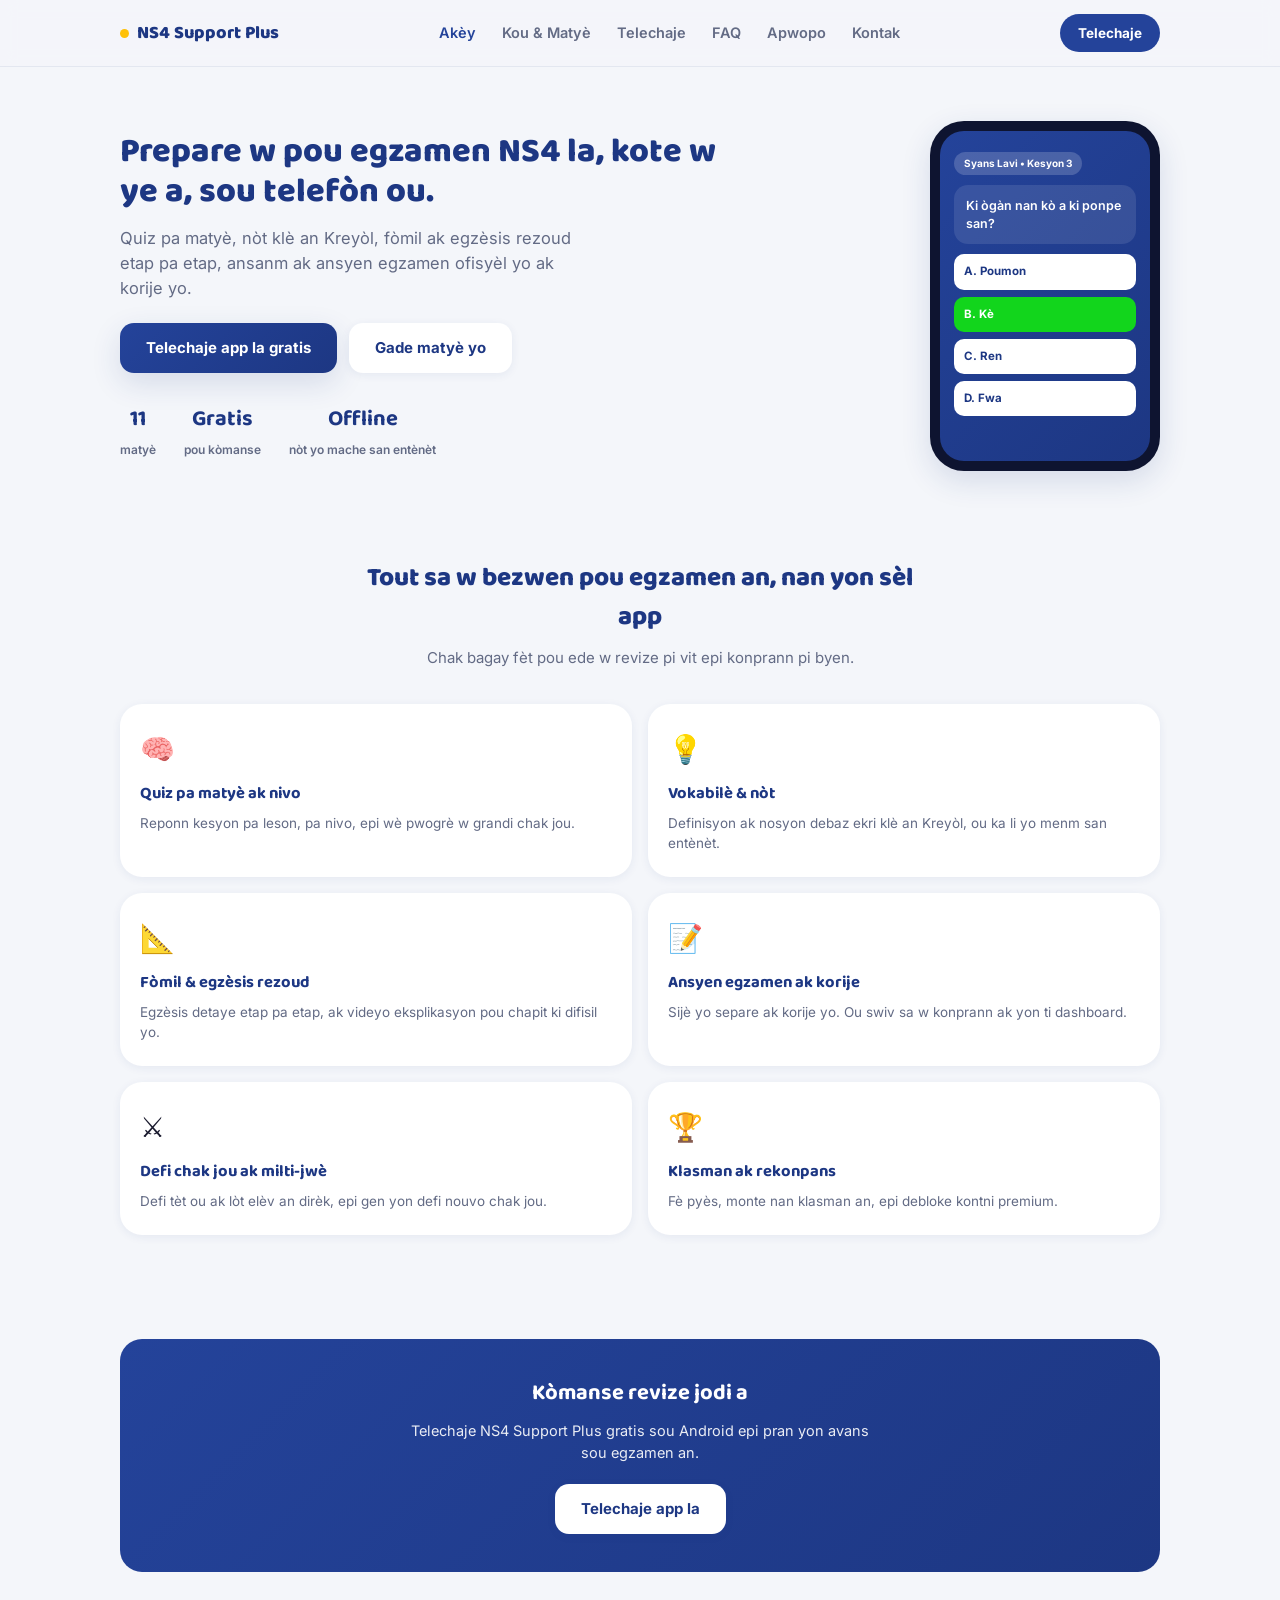
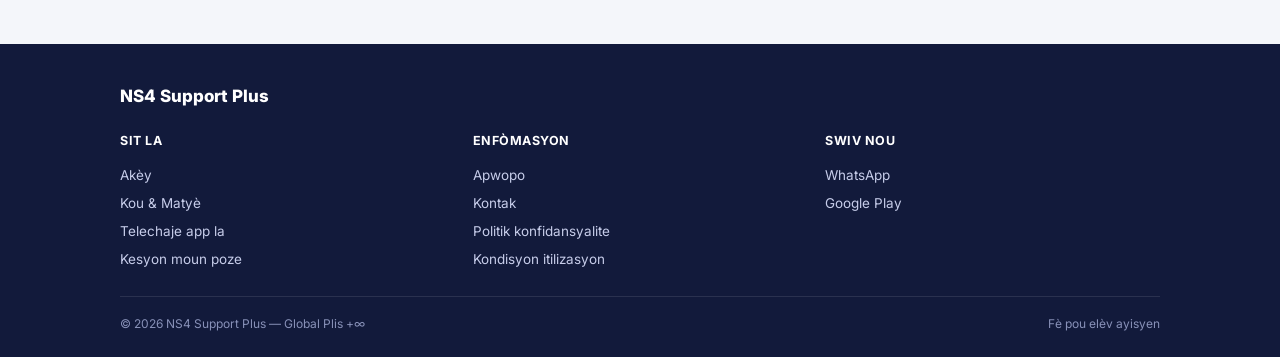
<file: index.html>
<!DOCTYPE html>
<html lang="ht">
<head>
<meta charset="UTF-8">
<meta name="viewport" content="width=device-width, initial-scale=1">
<meta name="google-site-verification" content="FEtlLiis-M5fKQtwYELDshK5RVMRU-8ZAi19fHuOSbk" />
<title>NS4 Support Plus — Prepare egzamen NS4 ak quiz ak nòt</title>
<meta name="description" content="NS4 Support Plus se aplikasyon Android gratis pou elèv NS4 ann Ayiti: quiz pa matyè, nòt, fòmil, ansyen egzamen ak korije, defi chak jou ak klasman.">
<meta name="theme-color" content="#24439a">
<link rel="canonical" href="https://radot1530-ai.github.io/">
<meta name="robots" content="index, follow, max-image-preview:large">
<link rel="icon" href="favicon.svg" type="image/svg+xml">
<link rel="icon" href="icon-192.png" sizes="192x192" type="image/png">
<link rel="apple-touch-icon" href="apple-touch-icon.png">

<meta property="og:type" content="website">
<meta property="og:site_name" content="NS4 Support Plus">
<meta property="og:locale" content="ht_HT">
<meta property="og:title" content="NS4 Support Plus — Prepare egzamen NS4 ak quiz ak nòt">
<meta property="og:description" content="NS4 Support Plus se aplikasyon Android gratis pou elèv NS4 ann Ayiti: quiz pa matyè, nòt, fòmil, ansyen egzamen ak korije, defi chak jou ak klasman.">
<meta property="og:url" content="https://radot1530-ai.github.io/">
<meta property="og:image" content="https://radot1530-ai.github.io/og-image.png">
<meta property="og:image:width" content="1200">
<meta property="og:image:height" content="630">
<meta name="twitter:card" content="summary_large_image">
<meta name="twitter:title" content="NS4 Support Plus — Prepare egzamen NS4 ak quiz ak nòt">
<meta name="twitter:description" content="NS4 Support Plus se aplikasyon Android gratis pou elèv NS4 ann Ayiti: quiz pa matyè, nòt, fòmil, ansyen egzamen ak korije, defi chak jou ak klasman.">
<meta name="twitter:image" content="https://radot1530-ai.github.io/og-image.png">

<link rel="preconnect" href="https://fonts.googleapis.com">
<link rel="preconnect" href="https://fonts.gstatic.com" crossorigin>
<link href="https://fonts.googleapis.com/css2?family=Baloo+2:wght@600;700;800&family=Inter:wght@400;500;600;700&display=swap" rel="stylesheet">
<link rel="stylesheet" href="style.css">
<script type="application/ld+json">{"@context": "https://schema.org", "@type": "Organization", "name": "NS4 Support Plus", "url": "https://radot1530-ai.github.io/", "logo": "https://radot1530-ai.github.io/icon-512.png", "founder": {"@type": "Person", "name": "Lazarre Patrice"}}</script>
<script type="application/ld+json">{"@context": "https://schema.org", "@type": "SoftwareApplication", "name": "NS4 Support Plus", "operatingSystem": "ANDROID", "applicationCategory": "EducationalApplication", "description": "Aplikasyon Android pou elèv NS4 ann Ayiti: quiz, nòt, fòmil, ansyen egzamen ak korije.", "inLanguage": "ht", "offers": {"@type": "Offer", "price": "0", "priceCurrency": "USD"}, "url": "https://radot1530-ai.github.io/", "downloadUrl": "https://play.google.com/store/apps/details?id=com.ns4.quiz"}</script>
<script type="application/ld+json">{"@context": "https://schema.org", "@type": "WebSite", "name": "NS4 Support Plus", "url": "https://radot1530-ai.github.io/", "inLanguage": "ht"}</script>
</head>
<body>
<header class="site-nav">
  <div class="wrap">
    <a class="brand" href="index.html"><span class="dot"></span>NS4 Support Plus</a>
    <nav class="nav-links" aria-label="Meni prensipal"><a href="index.html" style="color:var(--primary)">Akèy</a><a href="kou.html">Kou & Matyè</a><a href="telechaje.html">Telechaje</a><a href="faq.html">FAQ</a><a href="a-propos.html">Apwopo</a><a href="contact.html">Kontak</a></nav>
    <a class="nav-cta" href="telechaje.html">Telechaje</a>
    <button class="burger" aria-label="Louvri meni a" onclick="document.getElementById('mnav').classList.toggle('open')">☰</button>
  </div>
  <nav class="mnav" id="mnav" aria-label="Meni mobil"><a href="index.html">Akèy</a><a href="kou.html">Kou & Matyè</a><a href="telechaje.html">Telechaje</a><a href="faq.html">FAQ</a><a href="a-propos.html">Apwopo</a><a href="contact.html">Kontak</a></nav>
</header>
<main>
<section class="hero">
  <div class="wrap">
    <div>
      <h1>Prepare w pou egzamen NS4 la, kote w ye a, sou telefòn ou.</h1>
      <p class="lead">Quiz pa matyè, nòt klè an Kreyòl, fòmil ak egzèsis rezoud etap pa etap, ansanm ak ansyen egzamen ofisyèl yo ak korije yo.</p>
      <div class="hero-ctas">
        <a class="btn btn-primary" href="telechaje.html">Telechaje app la gratis</a>
        <a class="btn btn-ghost" href="kou.html">Gade matyè yo</a>
      </div>
      <div class="hero-stats">
        <div><b>11</b><span>matyè</span></div>
        <div><b>Gratis</b><span>pou kòmanse</span></div>
        <div><b>Offline</b><span>nòt yo mache san entènèt</span></div>
      </div>
    </div>
    <div class="phone" aria-hidden="true">
      <div class="screen">
        <span class="pill">Syans Lavi • Kesyon 3</span>
        <div class="q">Ki ògàn nan kò a ki ponpe san?</div>
        <div class="opt">A. Poumon</div>
        <div class="opt ok">B. Kè</div>
        <div class="opt">C. Ren</div>
        <div class="opt">D. Fwa</div>
      </div>
    </div>
  </div>
</section>

<section>
  <div class="wrap">
    <div class="section-head">
      <h2>Tout sa w bezwen pou egzamen an, nan yon sèl app</h2>
      <p>Chak bagay fèt pou ede w revize pi vit epi konprann pi byen.</p>
    </div>
    <div class="grid cols-2">
      <div class="card"><div class="ic">🧠</div><h3>Quiz pa matyè ak nivo</h3><p>Reponn kesyon pa leson, pa nivo, epi wè pwogrè w grandi chak jou.</p></div>
      <div class="card"><div class="ic">💡</div><h3>Vokabilè &amp; nòt</h3><p>Definisyon ak nosyon debaz ekri klè an Kreyòl, ou ka li yo menm san entènèt.</p></div>
      <div class="card"><div class="ic">📐</div><h3>Fòmil &amp; egzèsis rezoud</h3><p>Egzèsis detaye etap pa etap, ak videyo eksplikasyon pou chapit ki difisil yo.</p></div>
      <div class="card"><div class="ic">📝</div><h3>Ansyen egzamen ak korije</h3><p>Sijè yo separe ak korije yo. Ou swiv sa w konprann ak yon ti dashboard.</p></div>
      <div class="card"><div class="ic">⚔️</div><h3>Defi chak jou ak milti-jwè</h3><p>Defi tèt ou ak lòt elèv an dirèk, epi gen yon defi nouvo chak jou.</p></div>
      <div class="card"><div class="ic">🏆</div><h3>Klasman ak rekonpans</h3><p>Fè pyès, monte nan klasman an, epi debloke kontni premium.</p></div>
    </div>
  </div>
</section>

<section>
  <div class="wrap">
    <div class="band">
      <h2>Kòmanse revize jodi a</h2>
      <p>Telechaje NS4 Support Plus gratis sou Android epi pran yon avans sou egzamen an.</p>
      <a class="btn btn-ghost" href="telechaje.html">Telechaje app la</a>
    </div>
  </div>
</section>
</main>
<footer>
  <div class="wrap">
    <div class="fbrand">NS4 Support Plus</div>
    <div class="fcols">
      <div><h5>Sit la</h5><a href="index.html">Akèy</a><a href="kou.html">Kou &amp; Matyè</a><a href="telechaje.html">Telechaje app la</a><a href="faq.html">Kesyon moun poze</a></div>
      <div><h5>Enfòmasyon</h5><a href="a-propos.html">Apwopo</a><a href="contact.html">Kontak</a><a href="privacy-policy.html">Politik konfidansyalite</a><a href="conditions-utilisation.html">Kondisyon itilizasyon</a></div>
      <div><h5>Swiv nou</h5><a href="https://wa.me/50940488401" rel="noopener">WhatsApp</a><a href="https://play.google.com/store/apps/details?id=com.ns4.quiz" rel="noopener">Google Play</a></div>
    </div>
    <div class="bottom"><span>© 2026 NS4 Support Plus — Global Plis +∞ </span><span>Fè pou elèv ayisyen</span></div>
  </div>
</footer>
</body>
</html>
</file>
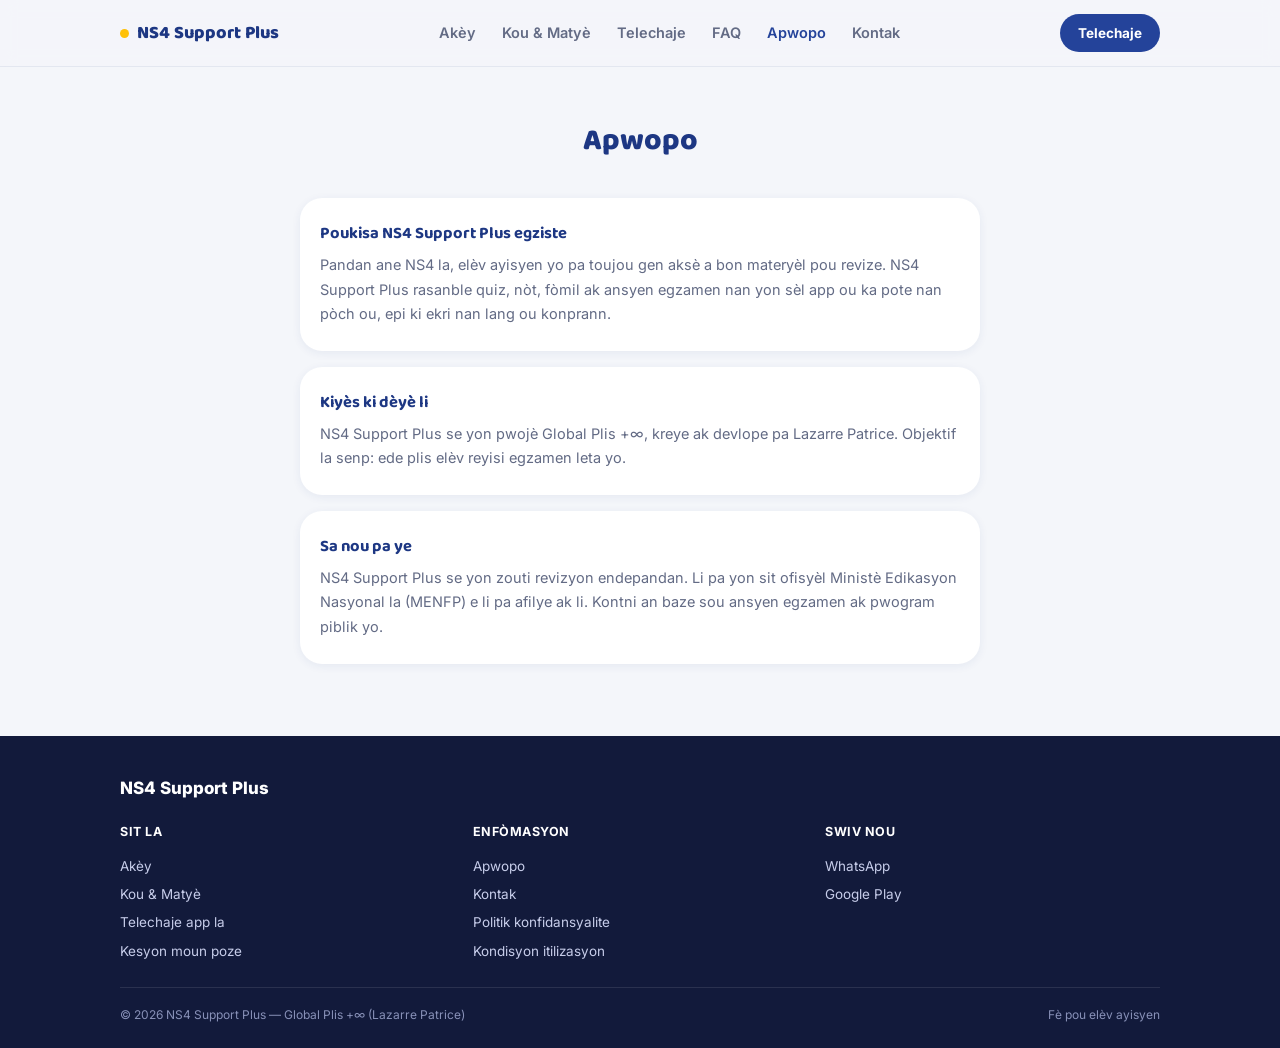
<file: a-propos.html>
<!DOCTYPE html>
<html lang="ht">
<head>
<meta charset="UTF-8">
<meta name="viewport" content="width=device-width, initial-scale=1">
<title>Apwopo NS4 Support Plus — Yon app fè pou elèv ayisyen</title>
<meta name="description" content="Dekouvri istwa NS4 Support Plus, yon aplikasyon edikasyon kreye pa Global Plis +∞ (Lazarre Patrice) pou ede elèv NS4 ann Ayiti prepare egzamen yo.">
<meta name="theme-color" content="#24439a">
<link rel="canonical" href="https://radot1530-ai.github.io/a-propos.html">
<meta name="robots" content="index, follow, max-image-preview:large">
<link rel="icon" href="favicon.svg" type="image/svg+xml">
<link rel="icon" href="icon-192.png" sizes="192x192" type="image/png">
<link rel="apple-touch-icon" href="apple-touch-icon.png">

<meta property="og:type" content="website">
<meta property="og:site_name" content="NS4 Support Plus">
<meta property="og:locale" content="ht_HT">
<meta property="og:title" content="Apwopo NS4 Support Plus — Yon app fè pou elèv ayisyen">
<meta property="og:description" content="Dekouvri istwa NS4 Support Plus, yon aplikasyon edikasyon kreye pa Global Plis +∞ (Lazarre Patrice) pou ede elèv NS4 ann Ayiti prepare egzamen yo.">
<meta property="og:url" content="https://radot1530-ai.github.io/a-propos.html">
<meta property="og:image" content="https://radot1530-ai.github.io/og-image.png">
<meta property="og:image:width" content="1200">
<meta property="og:image:height" content="630">
<meta name="twitter:card" content="summary_large_image">
<meta name="twitter:title" content="Apwopo NS4 Support Plus — Yon app fè pou elèv ayisyen">
<meta name="twitter:description" content="Dekouvri istwa NS4 Support Plus, yon aplikasyon edikasyon kreye pa Global Plis +∞ (Lazarre Patrice) pou ede elèv NS4 ann Ayiti prepare egzamen yo.">
<meta name="twitter:image" content="https://radot1530-ai.github.io/og-image.png">

<link rel="preconnect" href="https://fonts.googleapis.com">
<link rel="preconnect" href="https://fonts.gstatic.com" crossorigin>
<link href="https://fonts.googleapis.com/css2?family=Baloo+2:wght@600;700;800&family=Inter:wght@400;500;600;700&display=swap" rel="stylesheet">
<link rel="stylesheet" href="style.css">

</head>
<body>
<header class="site-nav">
  <div class="wrap">
    <a class="brand" href="index.html"><span class="dot"></span>NS4 Support Plus</a>
    <nav class="nav-links" aria-label="Meni prensipal"><a href="index.html">Akèy</a><a href="kou.html">Kou & Matyè</a><a href="telechaje.html">Telechaje</a><a href="faq.html">FAQ</a><a href="a-propos.html" style="color:var(--primary)">Apwopo</a><a href="contact.html">Kontak</a></nav>
    <a class="nav-cta" href="telechaje.html">Telechaje</a>
    <button class="burger" aria-label="Louvri meni a" onclick="document.getElementById('mnav').classList.toggle('open')">☰</button>
  </div>
  <nav class="mnav" id="mnav" aria-label="Meni mobil"><a href="index.html">Akèy</a><a href="kou.html">Kou & Matyè</a><a href="telechaje.html">Telechaje</a><a href="faq.html">FAQ</a><a href="a-propos.html">Apwopo</a><a href="contact.html">Kontak</a></nav>
</header>
<main>
<section>
  <div class="wrap" style="max-width:720px">
    <div class="section-head"><h1 style="font-size:30px;color:var(--primary-dark);font-weight:800">Apwopo</h1></div>
    <div class="card" style="margin-bottom:16px">
      <h3>Poukisa NS4 Support Plus egziste</h3>
      <p style="font-size:14.5px;line-height:1.7">Pandan ane NS4 la, elèv ayisyen yo pa toujou gen aksè a bon materyèl pou revize. NS4 Support Plus rasanble quiz, nòt, fòmil ak ansyen egzamen nan yon sèl app ou ka pote nan pòch ou, epi ki ekri nan lang ou konprann.</p>
    </div>
    <div class="card" style="margin-bottom:16px">
      <h3>Kiyès ki dèyè li</h3>
      <p style="font-size:14.5px;line-height:1.7">NS4 Support Plus se yon pwojè Global Plis +∞, kreye ak devlope pa Lazarre Patrice. Objektif la senp: ede plis elèv reyisi egzamen leta yo.</p>
    </div>
    <div class="card">
      <h3>Sa nou pa ye</h3>
      <p style="font-size:14.5px;line-height:1.7">NS4 Support Plus se yon zouti revizyon endepandan. Li pa yon sit ofisyèl Ministè Edikasyon Nasyonal la (MENFP) e li pa afilye ak li. Kontni an baze sou ansyen egzamen ak pwogram piblik yo.</p>
    </div>
  </div>
</section>
</main>
<footer>
  <div class="wrap">
    <div class="fbrand">NS4 Support Plus</div>
    <div class="fcols">
      <div><h5>Sit la</h5><a href="index.html">Akèy</a><a href="kou.html">Kou &amp; Matyè</a><a href="telechaje.html">Telechaje app la</a><a href="faq.html">Kesyon moun poze</a></div>
      <div><h5>Enfòmasyon</h5><a href="a-propos.html">Apwopo</a><a href="contact.html">Kontak</a><a href="privacy-policy.html">Politik konfidansyalite</a><a href="conditions-utilisation.html">Kondisyon itilizasyon</a></div>
      <div><h5>Swiv nou</h5><a href="https://wa.me/509XXXXXXXX" rel="noopener">WhatsApp</a><a href="https://play.google.com/store/apps/details?id=com.ns4.quiz" rel="noopener">Google Play</a></div>
    </div>
    <div class="bottom"><span>© 2026 NS4 Support Plus — Global Plis +∞ (Lazarre Patrice)</span><span>Fè pou elèv ayisyen</span></div>
  </div>
</footer>
</body>
</html>
</file>
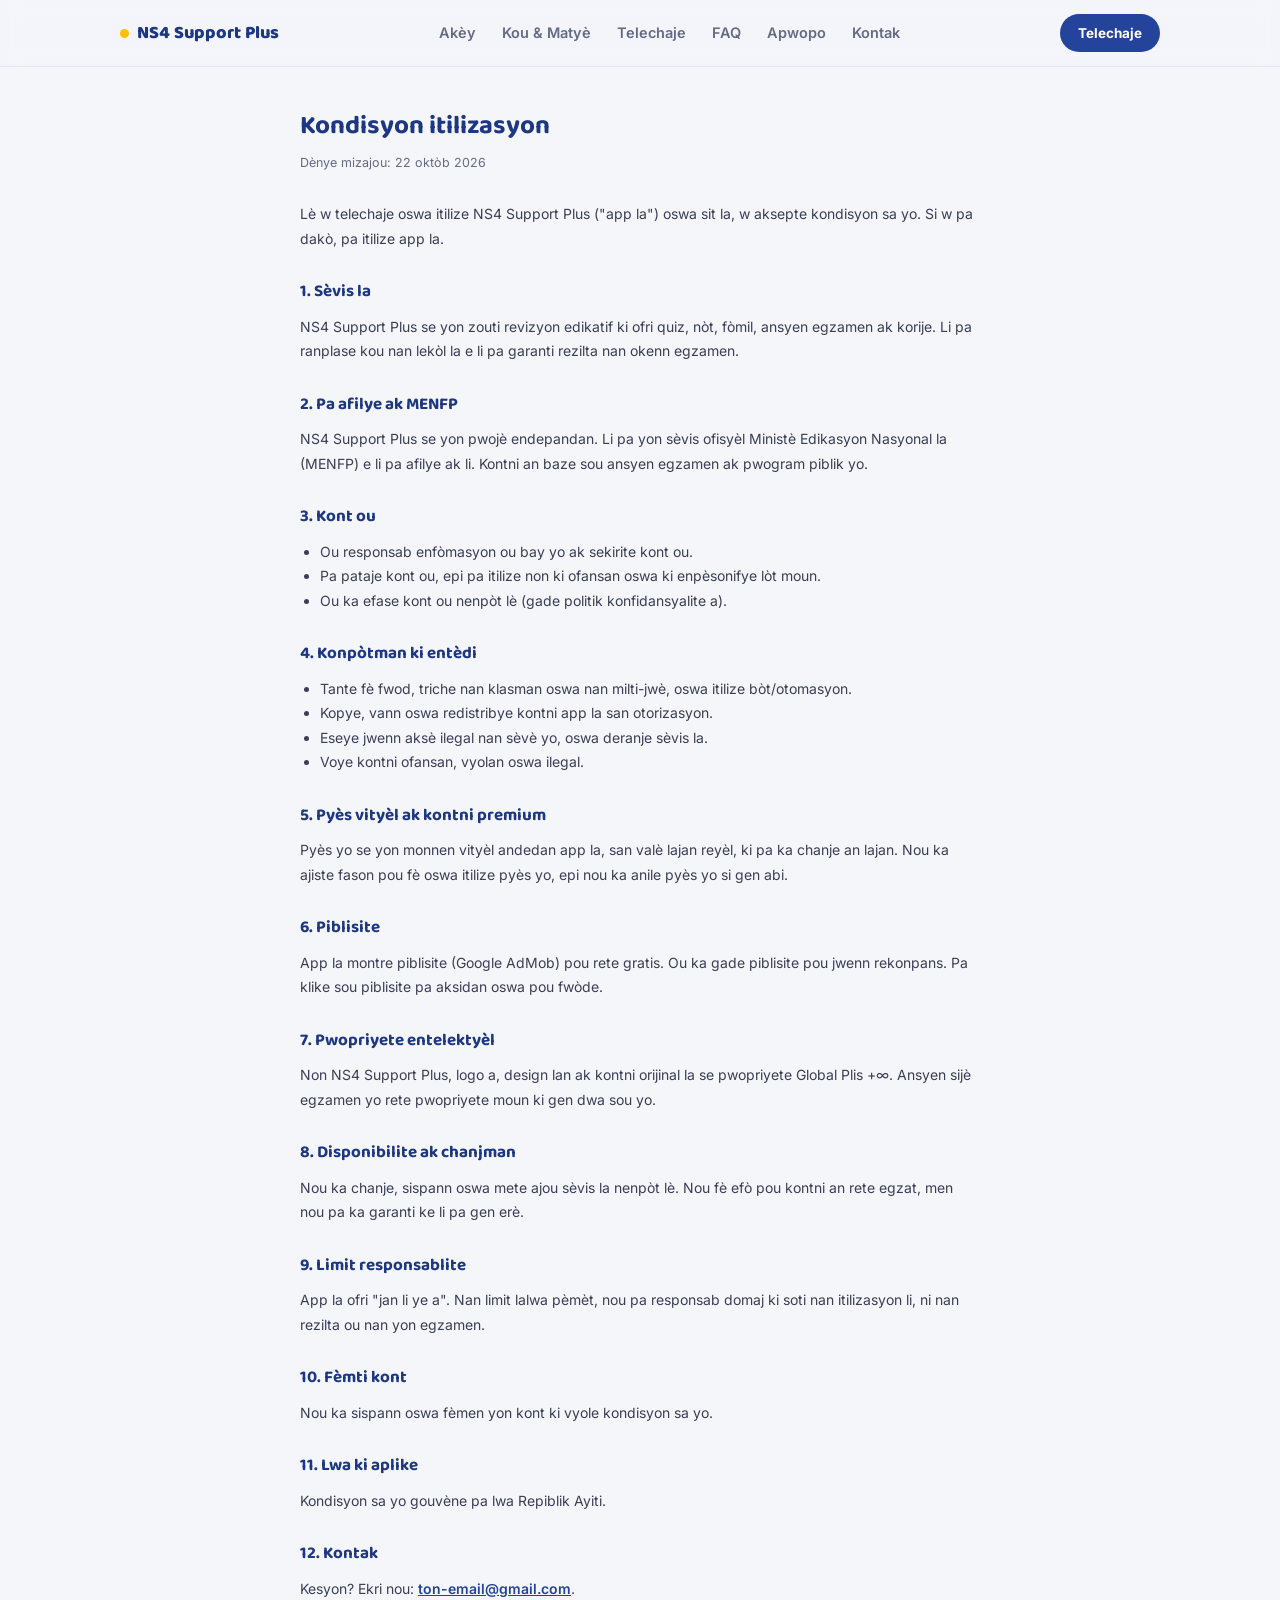
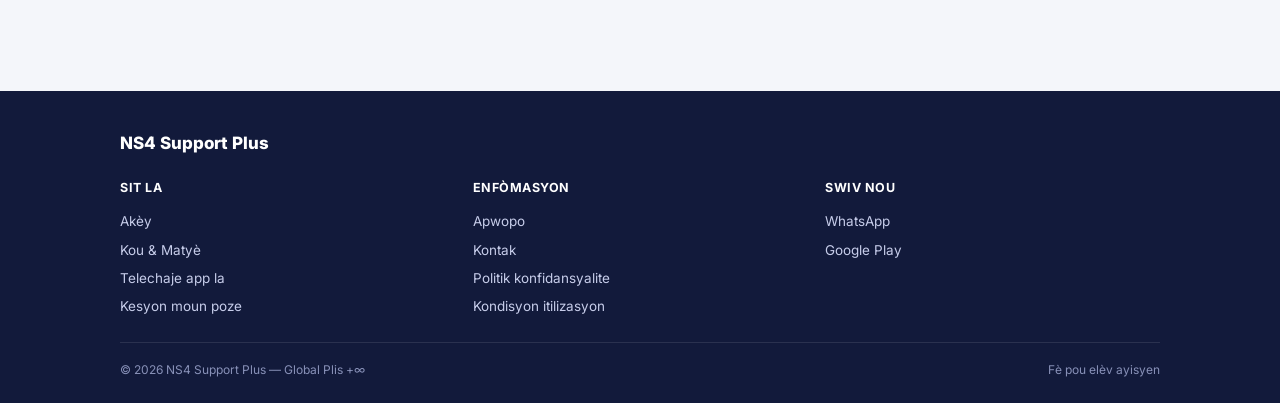
<file: conditions-utilisation.html>
<!DOCTYPE html>
<html lang="ht">
<head>
<meta charset="UTF-8">
<meta name="viewport" content="width=device-width, initial-scale=1">
<title>Kondisyon itilizasyon — NS4 Support Plus</title>
<meta name="description" content="Kondisyon itilizasyon NS4 Support Plus: règ pou itilize app la, kont, pyès vityèl, piblisite, pwopriyete entelektyèl ak limit responsablite.">
<meta name="theme-color" content="#24439a">
<link rel="canonical" href="https://radot1530-ai.github.io/conditions-utilisation.html">
<meta name="robots" content="index, follow, max-image-preview:large">
<link rel="icon" href="favicon.svg" type="image/svg+xml">
<link rel="icon" href="icon-192.png" sizes="192x192" type="image/png">
<link rel="apple-touch-icon" href="apple-touch-icon.png">

<meta property="og:type" content="website">
<meta property="og:site_name" content="NS4 Support Plus">
<meta property="og:locale" content="ht_HT">
<meta property="og:title" content="Kondisyon itilizasyon — NS4 Support Plus">
<meta property="og:description" content="Kondisyon itilizasyon NS4 Support Plus: règ pou itilize app la, kont, pyès vityèl, piblisite, pwopriyete entelektyèl ak limit responsablite.">
<meta property="og:url" content="https://radot1530-ai.github.io/conditions-utilisation.html">
<meta property="og:image" content="https://radot1530-ai.github.io/og-image.png">
<meta property="og:image:width" content="1200">
<meta property="og:image:height" content="630">
<meta name="twitter:card" content="summary_large_image">
<meta name="twitter:title" content="Kondisyon itilizasyon — NS4 Support Plus">
<meta name="twitter:description" content="Kondisyon itilizasyon NS4 Support Plus: règ pou itilize app la, kont, pyès vityèl, piblisite, pwopriyete entelektyèl ak limit responsablite.">
<meta name="twitter:image" content="https://radot1530-ai.github.io/og-image.png">

<link rel="preconnect" href="https://fonts.googleapis.com">
<link rel="preconnect" href="https://fonts.gstatic.com" crossorigin>
<link href="https://fonts.googleapis.com/css2?family=Baloo+2:wght@600;700;800&family=Inter:wght@400;500;600;700&display=swap" rel="stylesheet">
<link rel="stylesheet" href="style.css">

</head>
<body>
<header class="site-nav">
  <div class="wrap">
    <a class="brand" href="index.html"><span class="dot"></span>NS4 Support Plus</a>
    <nav class="nav-links" aria-label="Meni prensipal"><a href="index.html">Akèy</a><a href="kou.html">Kou & Matyè</a><a href="telechaje.html">Telechaje</a><a href="faq.html">FAQ</a><a href="a-propos.html">Apwopo</a><a href="contact.html">Kontak</a></nav>
    <a class="nav-cta" href="telechaje.html">Telechaje</a>
    <button class="burger" aria-label="Louvri meni a" onclick="document.getElementById('mnav').classList.toggle('open')">☰</button>
  </div>
  <nav class="mnav" id="mnav" aria-label="Meni mobil"><a href="index.html">Akèy</a><a href="kou.html">Kou & Matyè</a><a href="telechaje.html">Telechaje</a><a href="faq.html">FAQ</a><a href="a-propos.html">Apwopo</a><a href="contact.html">Kontak</a></nav>
</header>
<main>
<article class="legal">
  <h1>Kondisyon itilizasyon</h1>
  <p class="updated">Dènye mizajou: 22 oktòb 2026</p>

  <p>Lè w telechaje oswa itilize NS4 Support Plus ("app la") oswa sit la, w aksepte kondisyon sa yo. Si w pa dakò, pa itilize app la.</p>

  <h2>1. Sèvis la</h2>
  <p>NS4 Support Plus se yon zouti revizyon edikatif ki ofri quiz, nòt, fòmil, ansyen egzamen ak korije. Li pa ranplase kou nan lekòl la e li pa garanti rezilta nan okenn egzamen.</p>

  <h2>2. Pa afilye ak MENFP</h2>
  <p>NS4 Support Plus se yon pwojè endepandan. Li pa yon sèvis ofisyèl Ministè Edikasyon Nasyonal la (MENFP) e li pa afilye ak li. Kontni an baze sou ansyen egzamen ak pwogram piblik yo.</p>

  <h2>3. Kont ou</h2>
  <ul>
    <li>Ou responsab enfòmasyon ou bay yo ak sekirite kont ou.</li>
    <li>Pa pataje kont ou, epi pa itilize non ki ofansan oswa ki enpèsonifye lòt moun.</li>
    <li>Ou ka efase kont ou nenpòt lè (gade politik konfidansyalite a).</li>
  </ul>

  <h2>4. Konpòtman ki entèdi</h2>
  <ul>
    <li>Tante fè fwod, triche nan klasman oswa nan milti-jwè, oswa itilize bòt/otomasyon.</li>
    <li>Kopye, vann oswa redistribye kontni app la san otorizasyon.</li>
    <li>Eseye jwenn aksè ilegal nan sèvè yo, oswa deranje sèvis la.</li>
    <li>Voye kontni ofansan, vyolan oswa ilegal.</li>
  </ul>

  <h2>5. Pyès vityèl ak kontni premium</h2>
  <p>Pyès yo se yon monnen vityèl andedan app la, san valè lajan reyèl, ki pa ka chanje an lajan. Nou ka ajiste fason pou fè oswa itilize pyès yo, epi nou ka anile pyès yo si gen abi.</p>

  <h2>6. Piblisite</h2>
  <p>App la montre piblisite (Google AdMob) pou rete gratis. Ou ka gade piblisite pou jwenn rekonpans. Pa klike sou piblisite pa aksidan oswa pou fwòde.</p>

  <h2>7. Pwopriyete entelektyèl</h2>
  <p>Non NS4 Support Plus, logo a, design lan ak kontni orijinal la se pwopriyete Global Plis +∞. Ansyen sijè egzamen yo rete pwopriyete moun ki gen dwa sou yo.</p>

  <h2>8. Disponibilite ak chanjman</h2>
  <p>Nou ka chanje, sispann oswa mete ajou sèvis la nenpòt lè. Nou fè efò pou kontni an rete egzat, men nou pa ka garanti ke li pa gen erè.</p>

  <h2>9. Limit responsablite</h2>
  <p>App la ofri "jan li ye a". Nan limit lalwa pèmèt, nou pa responsab domaj ki soti nan itilizasyon li, ni nan rezilta ou nan yon egzamen.</p>

  <h2>10. Fèmti kont</h2>
  <p>Nou ka sispann oswa fèmen yon kont ki vyole kondisyon sa yo.</p>

  <h2>11. Lwa ki aplike</h2>
  <p>Kondisyon sa yo gouvène pa lwa Repiblik Ayiti.</p>

  <h2>12. Kontak</h2>
  <p>Kesyon? Ekri nou: <a href="mailto:ton-email@gmail.com">ton-email@gmail.com</a>.</p>
</article>
</main>
<footer>
  <div class="wrap">
    <div class="fbrand">NS4 Support Plus</div>
    <div class="fcols">
      <div><h5>Sit la</h5><a href="index.html">Akèy</a><a href="kou.html">Kou &amp; Matyè</a><a href="telechaje.html">Telechaje app la</a><a href="faq.html">Kesyon moun poze</a></div>
      <div><h5>Enfòmasyon</h5><a href="a-propos.html">Apwopo</a><a href="contact.html">Kontak</a><a href="privacy-policy.html">Politik konfidansyalite</a><a href="conditions-utilisation.html">Kondisyon itilizasyon</a></div>
      <div><h5>Swiv nou</h5><a href="https://wa.me/509XXXXXXXX" rel="noopener">WhatsApp</a><a href="https://play.google.com/store/apps/details?id=com.ns4.quiz" rel="noopener">Google Play</a></div>
    </div>
    <div class="bottom"><span>© 2026 NS4 Support Plus — Global Plis +∞ </span><span>Fè pou elèv ayisyen</span></div>
  </div>
</footer>
</body>
</html>
</file>
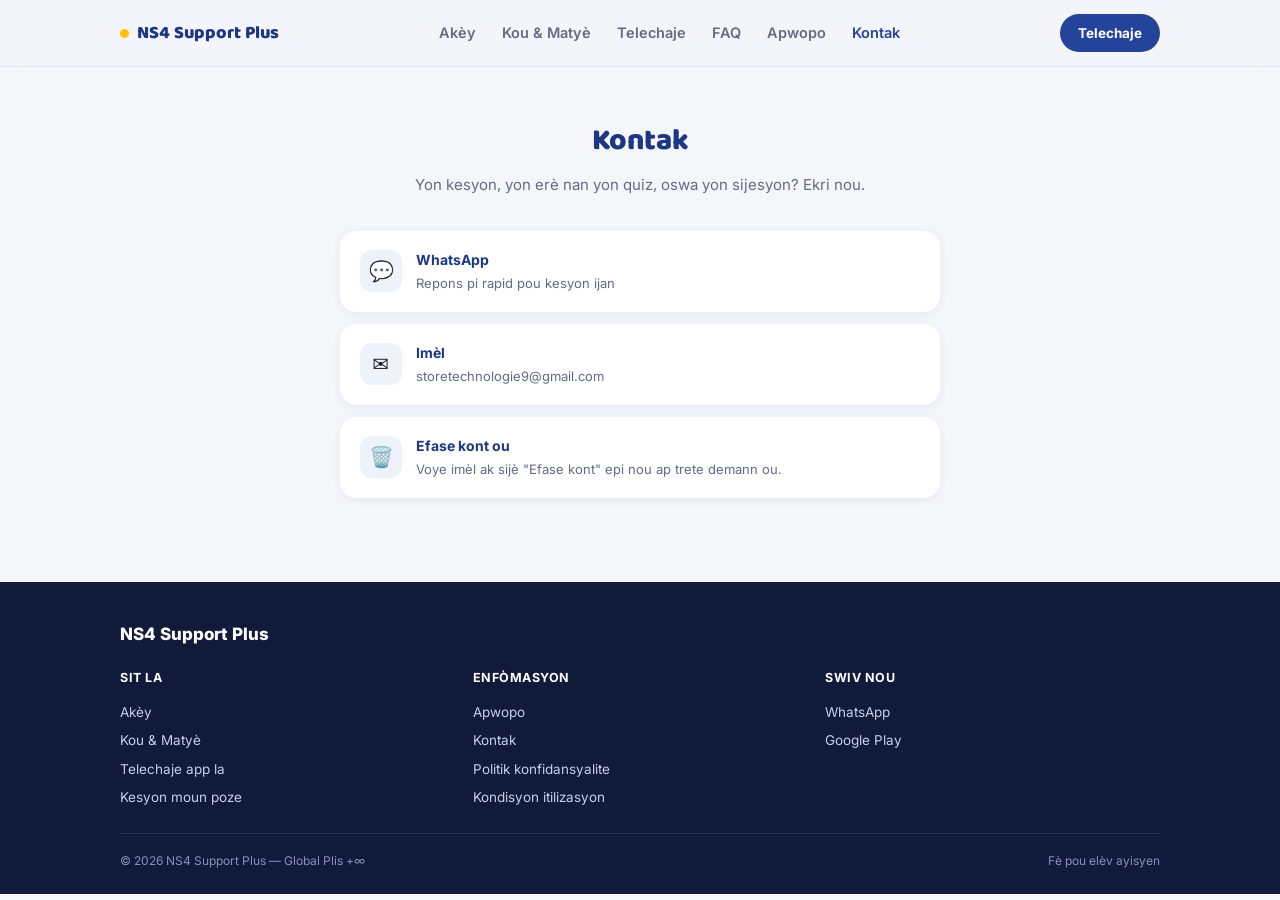
<file: contact.html>
<!DOCTYPE html>
<html lang="ht">
<head>
<meta charset="UTF-8">
<meta name="viewport" content="width=device-width, initial-scale=1">
<title>Kontakte NS4 Support Plus — WhatsApp ak imèl</title>
<meta name="description" content="Ou gen yon kesyon, yon erè pou siyale oswa yon sijesyon? Kontakte ekip NS4 Support Plus sou WhatsApp oswa pa imèl.">
<meta name="theme-color" content="#24439a">
<link rel="canonical" href="https://radot1530-ai.github.io/contact.html">
<meta name="robots" content="index, follow, max-image-preview:large">
<link rel="icon" href="favicon.svg" type="image/svg+xml">
<link rel="icon" href="icon-192.png" sizes="192x192" type="image/png">
<link rel="apple-touch-icon" href="apple-touch-icon.png">

<meta property="og:type" content="website">
<meta property="og:site_name" content="NS4 Support Plus">
<meta property="og:locale" content="ht_HT">
<meta property="og:title" content="Kontakte NS4 Support Plus — WhatsApp ak imèl">
<meta property="og:description" content="Ou gen yon kesyon, yon erè pou siyale oswa yon sijesyon? Kontakte ekip NS4 Support Plus sou WhatsApp oswa pa imèl.">
<meta property="og:url" content="https://radot1530-ai.github.io/contact.html">
<meta property="og:image" content="https://radot1530-ai.github.io/og-image.png">
<meta property="og:image:width" content="1200">
<meta property="og:image:height" content="630">
<meta name="twitter:card" content="summary_large_image">
<meta name="twitter:title" content="Kontakte NS4 Support Plus — WhatsApp ak imèl">
<meta name="twitter:description" content="Ou gen yon kesyon, yon erè pou siyale oswa yon sijesyon? Kontakte ekip NS4 Support Plus sou WhatsApp oswa pa imèl.">
<meta name="twitter:image" content="https://radot1530-ai.github.io/og-image.png">

<link rel="preconnect" href="https://fonts.googleapis.com">
<link rel="preconnect" href="https://fonts.gstatic.com" crossorigin>
<link href="https://fonts.googleapis.com/css2?family=Baloo+2:wght@600;700;800&family=Inter:wght@400;500;600;700&display=swap" rel="stylesheet">
<link rel="stylesheet" href="style.css">

</head>
<body>
<header class="site-nav">
  <div class="wrap">
    <a class="brand" href="index.html"><span class="dot"></span>NS4 Support Plus</a>
    <nav class="nav-links" aria-label="Meni prensipal"><a href="index.html">Akèy</a><a href="kou.html">Kou & Matyè</a><a href="telechaje.html">Telechaje</a><a href="faq.html">FAQ</a><a href="a-propos.html">Apwopo</a><a href="contact.html" style="color:var(--primary)">Kontak</a></nav>
    <a class="nav-cta" href="telechaje.html">Telechaje</a>
    <button class="burger" aria-label="Louvri meni a" onclick="document.getElementById('mnav').classList.toggle('open')">☰</button>
  </div>
  <nav class="mnav" id="mnav" aria-label="Meni mobil"><a href="index.html">Akèy</a><a href="kou.html">Kou & Matyè</a><a href="telechaje.html">Telechaje</a><a href="faq.html">FAQ</a><a href="a-propos.html">Apwopo</a><a href="contact.html">Kontak</a></nav>
</header>
<main>
<section>
  <div class="wrap" style="max-width:640px">
    <div class="section-head"><h1 style="font-size:30px;color:var(--primary-dark);font-weight:800">Kontak</h1>
      <p>Yon kesyon, yon erè nan yon quiz, oswa yon sijesyon? Ekri nou.</p></div>
    <a class="contact-card" href="https://wa.me/50940488401" rel="noopener"><div class="ic">💬</div><div><b>WhatsApp</b><span>Repons pi rapid pou kesyon ijan</span></div></a>
    <a class="contact-card" href="mailto: storetechnologie9@gmail.com"><div class="ic">✉️</div><div><b>Imèl</b><span>storetechnologie9@gmail.com</span></div></a>
    <div class="contact-card"><div class="ic">🗑️</div><div><b>Efase kont ou</b><span>Voye imèl ak sijè "Efase kont" epi nou ap trete demann ou.</span></div></div>
  </div>
</section>
</main>
<footer>
  <div class="wrap">
    <div class="fbrand">NS4 Support Plus</div>
    <div class="fcols">
      <div><h5>Sit la</h5><a href="index.html">Akèy</a><a href="kou.html">Kou &amp; Matyè</a><a href="telechaje.html">Telechaje app la</a><a href="faq.html">Kesyon moun poze</a></div>
      <div><h5>Enfòmasyon</h5><a href="a-propos.html">Apwopo</a><a href="contact.html">Kontak</a><a href="privacy-policy.html">Politik konfidansyalite</a><a href="conditions-utilisation.html">Kondisyon itilizasyon</a></div>
      <div><h5>Swiv nou</h5><a href="https://wa.me/50940488401" rel="noopener">WhatsApp</a><a href="https://play.google.com/store/apps/details?id=com.ns4.quiz" rel="noopener">Google Play</a></div>
    </div>
    <div class="bottom"><span>© 2026 NS4 Support Plus — Global Plis +∞</span><span>Fè pou elèv ayisyen</span></div>
  </div>
</footer>
</body>
</html>
</file>
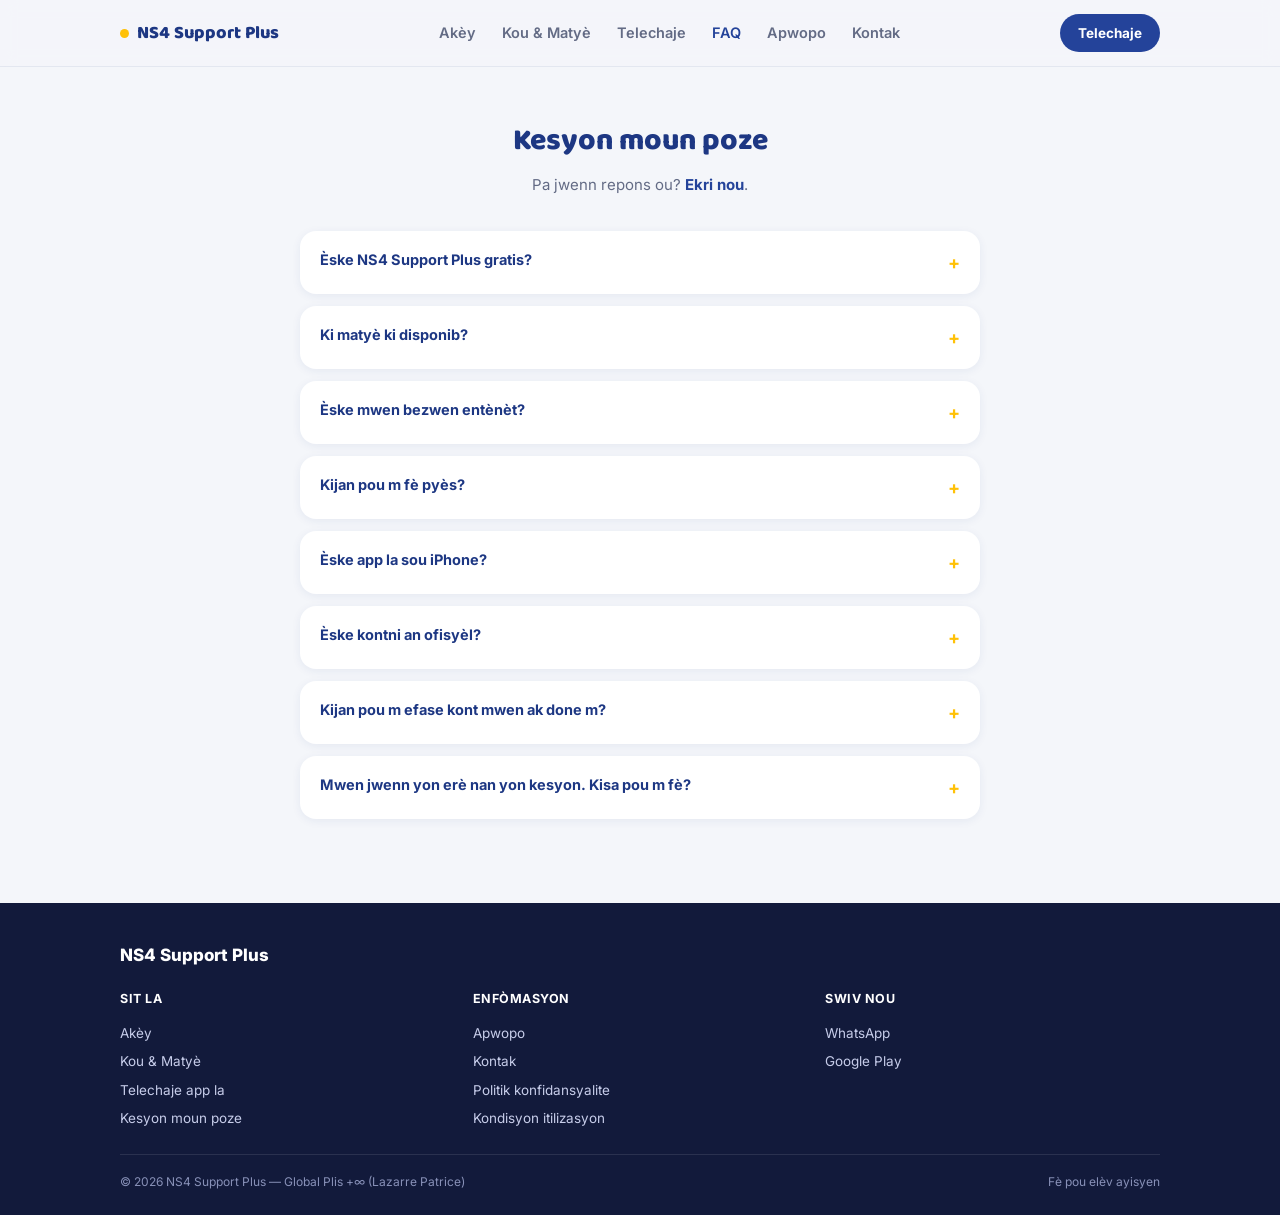
<file: faq.html>
<!DOCTYPE html>
<html lang="ht">
<head>
<meta charset="UTF-8">
<meta name="viewport" content="width=device-width, initial-scale=1">
<title>Kesyon moun poze sou NS4 Support Plus (FAQ)</title>
<meta name="description" content="Repons pou kesyon ki pi souvan sou NS4 Support Plus: pri, matyè, offline, pyès, kontni, konpatibilite ak sipò.">
<meta name="theme-color" content="#24439a">
<link rel="canonical" href="https://radot1530-ai.github.io/faq.html">
<meta name="robots" content="index, follow, max-image-preview:large">
<link rel="icon" href="favicon.svg" type="image/svg+xml">
<link rel="icon" href="icon-192.png" sizes="192x192" type="image/png">
<link rel="apple-touch-icon" href="apple-touch-icon.png">

<meta property="og:type" content="website">
<meta property="og:site_name" content="NS4 Support Plus">
<meta property="og:locale" content="ht_HT">
<meta property="og:title" content="Kesyon moun poze sou NS4 Support Plus (FAQ)">
<meta property="og:description" content="Repons pou kesyon ki pi souvan sou NS4 Support Plus: pri, matyè, offline, pyès, kontni, konpatibilite ak sipò.">
<meta property="og:url" content="https://radot1530-ai.github.io/faq.html">
<meta property="og:image" content="https://radot1530-ai.github.io/og-image.png">
<meta property="og:image:width" content="1200">
<meta property="og:image:height" content="630">
<meta name="twitter:card" content="summary_large_image">
<meta name="twitter:title" content="Kesyon moun poze sou NS4 Support Plus (FAQ)">
<meta name="twitter:description" content="Repons pou kesyon ki pi souvan sou NS4 Support Plus: pri, matyè, offline, pyès, kontni, konpatibilite ak sipò.">
<meta name="twitter:image" content="https://radot1530-ai.github.io/og-image.png">

<link rel="preconnect" href="https://fonts.googleapis.com">
<link rel="preconnect" href="https://fonts.gstatic.com" crossorigin>
<link href="https://fonts.googleapis.com/css2?family=Baloo+2:wght@600;700;800&family=Inter:wght@400;500;600;700&display=swap" rel="stylesheet">
<link rel="stylesheet" href="style.css">
<script type="application/ld+json">{"@context": "https://schema.org", "@type": "FAQPage", "mainEntity": [{"@type": "Question", "name": "Èske NS4 Support Plus gratis?", "acceptedAnswer": {"@type": "Answer", "text": "Wi. Ou ka telechaje l epi itilize pifò fonksyon yo gratis. Gen kèk kontni premium ou ka debloke ak pyès ou fè nan app la, ak piblisite ki kenbe app la gratis."}}, {"@type": "Question", "name": "Ki matyè ki disponib?", "acceptedAnswer": {"@type": "Answer", "text": "Filozofi, Matematik, Fizik, Chimi, Byoloji/Jeoloji, Anglè, Panyòl, Kreyòl, Ekonomi, Atizay ak Syans Sosyal."}}, {"@type": "Question", "name": "Èske mwen bezwen entènèt?", "acceptedAnswer": {"@type": "Answer", "text": "Pou enskri ak pou kèk fonksyon (milti-jwè, klasman) wi. Men nòt yo ak sa ou deja chaje yo ka li san koneksyon."}}, {"@type": "Question", "name": "Kijan pou m fè pyès?", "acceptedAnswer": {"@type": "Answer", "text": "Ou fè pyès lè w reponn quiz, fini defi yo, epi lè w gade yon piblisite kout nan paj akèy la. Ou ka itilize pyès yo pou debloke kontni premium."}}, {"@type": "Question", "name": "Èske app la sou iPhone?", "acceptedAnswer": {"@type": "Answer", "text": "Pa pou kounye a. NS4 Support Plus disponib sou Android sèlman."}}, {"@type": "Question", "name": "Èske kontni an ofisyèl?", "acceptedAnswer": {"@type": "Answer", "text": "Kontni an baze sou ansyen egzamen ak pwogram ofisyèl yo, men NS4 Support Plus se yon zouti endepandan, li pa afilye ak MENFP."}}, {"@type": "Question", "name": "Kijan pou m efase kont mwen ak done m?", "acceptedAnswer": {"@type": "Answer", "text": "Ekri nou sou paj kontak la epi nou ap efase kont ou ak done ki lye ak li. Gade politik konfidansyalite a pou plis detay."}}, {"@type": "Question", "name": "Mwen jwenn yon erè nan yon kesyon. Kisa pou m fè?", "acceptedAnswer": {"@type": "Answer", "text": "Mèsi! Voye kesyon an ak erè a ba nou sou WhatsApp oswa imèl, epi nou ap korije l."}}]}</script>
</head>
<body>
<header class="site-nav">
  <div class="wrap">
    <a class="brand" href="index.html"><span class="dot"></span>NS4 Support Plus</a>
    <nav class="nav-links" aria-label="Meni prensipal"><a href="index.html">Akèy</a><a href="kou.html">Kou & Matyè</a><a href="telechaje.html">Telechaje</a><a href="faq.html" style="color:var(--primary)">FAQ</a><a href="a-propos.html">Apwopo</a><a href="contact.html">Kontak</a></nav>
    <a class="nav-cta" href="telechaje.html">Telechaje</a>
    <button class="burger" aria-label="Louvri meni a" onclick="document.getElementById('mnav').classList.toggle('open')">☰</button>
  </div>
  <nav class="mnav" id="mnav" aria-label="Meni mobil"><a href="index.html">Akèy</a><a href="kou.html">Kou & Matyè</a><a href="telechaje.html">Telechaje</a><a href="faq.html">FAQ</a><a href="a-propos.html">Apwopo</a><a href="contact.html">Kontak</a></nav>
</header>
<main>
<section>
  <div class="wrap" style="max-width:720px">
    <div class="section-head"><h1 style="font-size:30px;color:var(--primary-dark);font-weight:800">Kesyon moun poze</h1>
      <p>Pa jwenn repons ou? <a href="contact.html" style="color:var(--primary);font-weight:700">Ekri nou</a>.</p></div>
    <details class="faq-item"><summary>Èske NS4 Support Plus gratis?</summary><p>Wi. Ou ka telechaje l epi itilize pifò fonksyon yo gratis. Gen kèk kontni premium ou ka debloke ak pyès ou fè nan app la, ak piblisite ki kenbe app la gratis.</p></details><details class="faq-item"><summary>Ki matyè ki disponib?</summary><p>Filozofi, Matematik, Fizik, Chimi, Byoloji/Jeoloji, Anglè, Panyòl, Kreyòl, Ekonomi, Atizay ak Syans Sosyal.</p></details><details class="faq-item"><summary>Èske mwen bezwen entènèt?</summary><p>Pou enskri ak pou kèk fonksyon (milti-jwè, klasman) wi. Men nòt yo ak sa ou deja chaje yo ka li san koneksyon.</p></details><details class="faq-item"><summary>Kijan pou m fè pyès?</summary><p>Ou fè pyès lè w reponn quiz, fini defi yo, epi lè w gade yon piblisite kout nan paj akèy la. Ou ka itilize pyès yo pou debloke kontni premium.</p></details><details class="faq-item"><summary>Èske app la sou iPhone?</summary><p>Pa pou kounye a. NS4 Support Plus disponib sou Android sèlman.</p></details><details class="faq-item"><summary>Èske kontni an ofisyèl?</summary><p>Kontni an baze sou ansyen egzamen ak pwogram ofisyèl yo, men NS4 Support Plus se yon zouti endepandan, li pa afilye ak MENFP.</p></details><details class="faq-item"><summary>Kijan pou m efase kont mwen ak done m?</summary><p>Ekri nou sou paj kontak la epi nou ap efase kont ou ak done ki lye ak li. Gade politik konfidansyalite a pou plis detay.</p></details><details class="faq-item"><summary>Mwen jwenn yon erè nan yon kesyon. Kisa pou m fè?</summary><p>Mèsi! Voye kesyon an ak erè a ba nou sou WhatsApp oswa imèl, epi nou ap korije l.</p></details>
  </div>
</section>
</main>
<footer>
  <div class="wrap">
    <div class="fbrand">NS4 Support Plus</div>
    <div class="fcols">
      <div><h5>Sit la</h5><a href="index.html">Akèy</a><a href="kou.html">Kou &amp; Matyè</a><a href="telechaje.html">Telechaje app la</a><a href="faq.html">Kesyon moun poze</a></div>
      <div><h5>Enfòmasyon</h5><a href="a-propos.html">Apwopo</a><a href="contact.html">Kontak</a><a href="privacy-policy.html">Politik konfidansyalite</a><a href="conditions-utilisation.html">Kondisyon itilizasyon</a></div>
      <div><h5>Swiv nou</h5><a href="https://wa.me/50940488401" rel="noopener">WhatsApp</a><a href="https://play.google.com/store/apps/details?id=com.ns4.quiz" rel="noopener">Google Play</a></div>
    </div>
    <div class="bottom"><span>© 2026 NS4 Support Plus — Global Plis +∞ (Lazarre Patrice)</span><span>Fè pou elèv ayisyen</span></div>
  </div>
</footer>
</body>
</html>
</file>
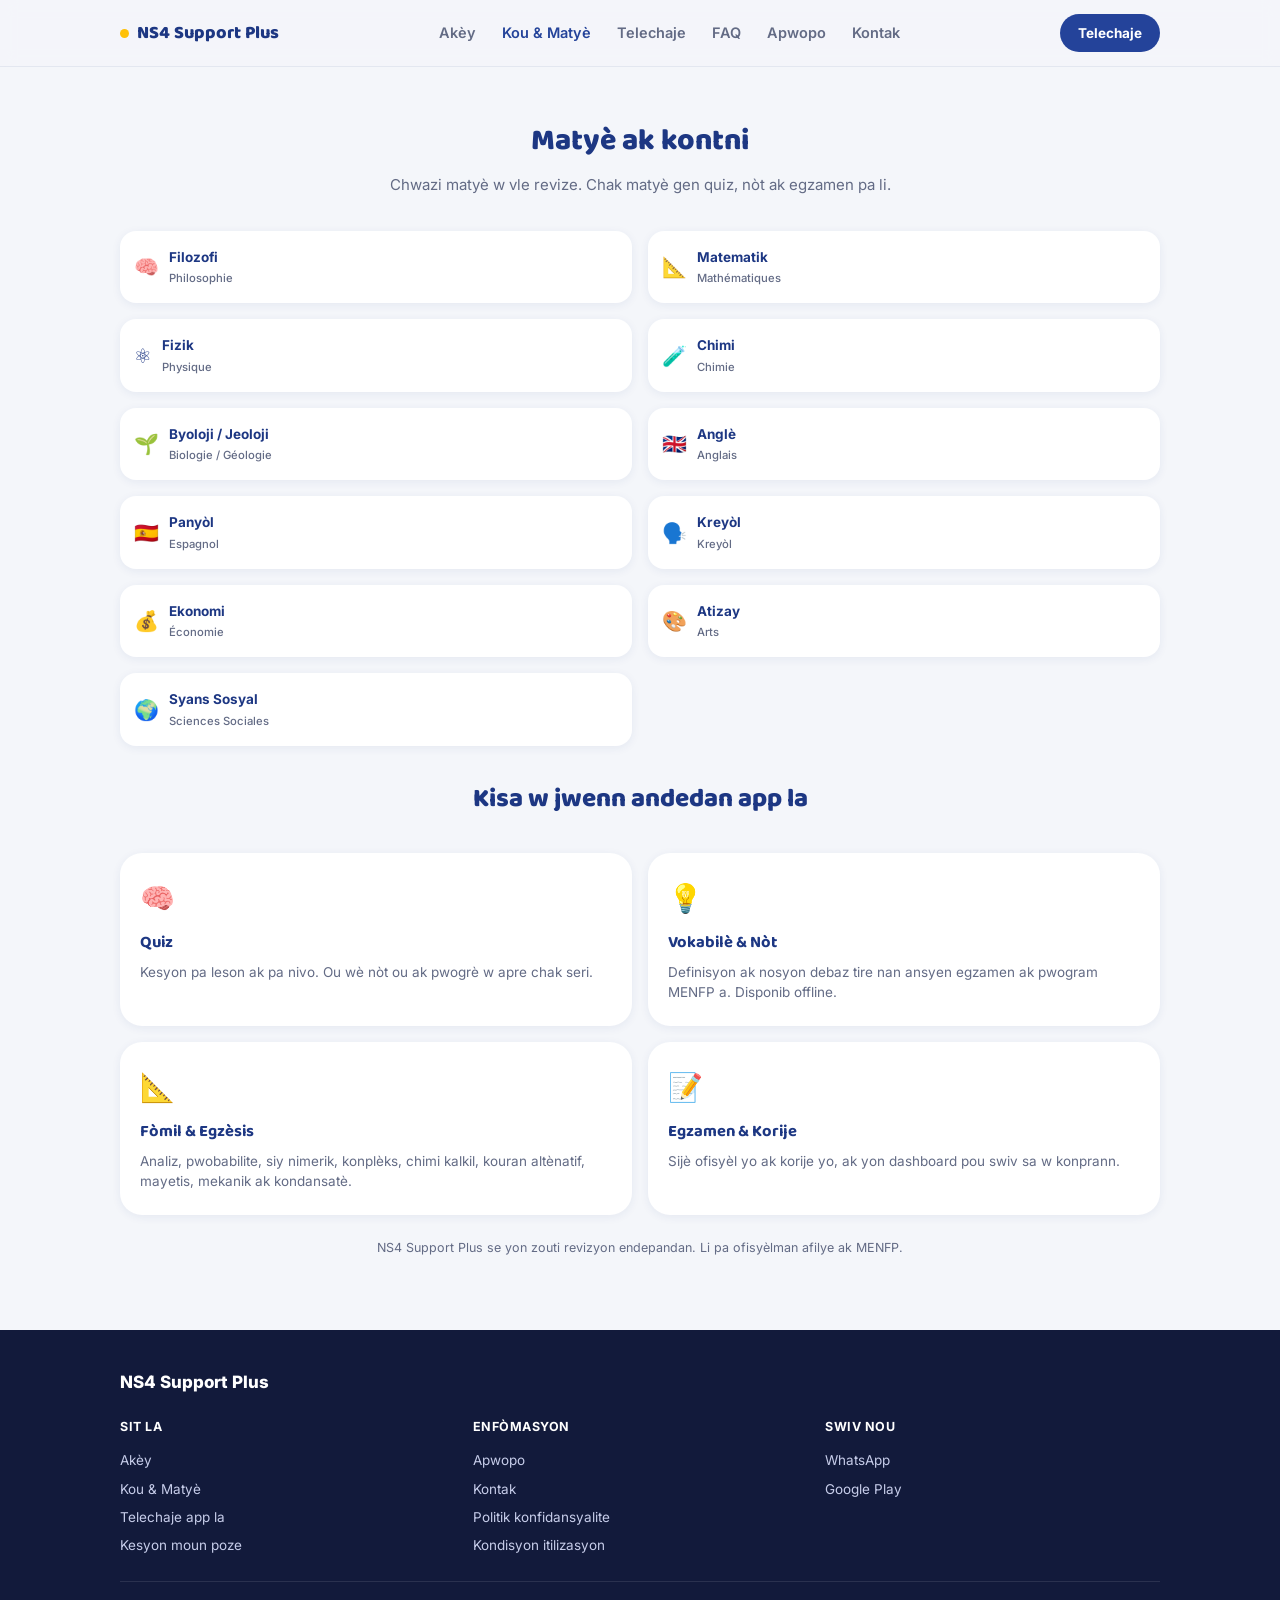
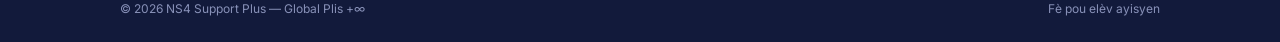
<file: kou.html>
<!DOCTYPE html>
<html lang="ht">
<head>
<meta charset="UTF-8">
<meta name="viewport" content="width=device-width, initial-scale=1">
<title>Matyè NS4 — Filozofi, Matematik, Fizik, Chimi | NS4 Support Plus</title>
<meta name="description" content="Gade 11 matyè NS4 Support Plus ofri: Filozofi, Matematik, Fizik, Chimi, Byoloji, Anglè, Panyòl, Kreyòl, Ekonomi, Atizay ak Syans Sosyal.">
<meta name="theme-color" content="#24439a">
<link rel="canonical" href="https://radot1530-ai.github.io/kou.html">
<meta name="robots" content="index, follow, max-image-preview:large">
<link rel="icon" href="favicon.svg" type="image/svg+xml">
<link rel="icon" href="icon-192.png" sizes="192x192" type="image/png">
<link rel="apple-touch-icon" href="apple-touch-icon.png">

<meta property="og:type" content="website">
<meta property="og:site_name" content="NS4 Support Plus">
<meta property="og:locale" content="ht_HT">
<meta property="og:title" content="Matyè NS4 — Filozofi, Matematik, Fizik, Chimi | NS4 Support Plus">
<meta property="og:description" content="Gade 11 matyè NS4 Support Plus ofri: Filozofi, Matematik, Fizik, Chimi, Byoloji, Anglè, Panyòl, Kreyòl, Ekonomi, Atizay ak Syans Sosyal.">
<meta property="og:url" content="https://radot1530-ai.github.io/kou.html">
<meta property="og:image" content="https://radot1530-ai.github.io/og-image.png">
<meta property="og:image:width" content="1200">
<meta property="og:image:height" content="630">
<meta name="twitter:card" content="summary_large_image">
<meta name="twitter:title" content="Matyè NS4 — Filozofi, Matematik, Fizik, Chimi | NS4 Support Plus">
<meta name="twitter:description" content="Gade 11 matyè NS4 Support Plus ofri: Filozofi, Matematik, Fizik, Chimi, Byoloji, Anglè, Panyòl, Kreyòl, Ekonomi, Atizay ak Syans Sosyal.">
<meta name="twitter:image" content="https://radot1530-ai.github.io/og-image.png">

<link rel="preconnect" href="https://fonts.googleapis.com">
<link rel="preconnect" href="https://fonts.gstatic.com" crossorigin>
<link href="https://fonts.googleapis.com/css2?family=Baloo+2:wght@600;700;800&family=Inter:wght@400;500;600;700&display=swap" rel="stylesheet">
<link rel="stylesheet" href="style.css">

</head>
<body>
<header class="site-nav">
  <div class="wrap">
    <a class="brand" href="index.html"><span class="dot"></span>NS4 Support Plus</a>
    <nav class="nav-links" aria-label="Meni prensipal"><a href="index.html">Akèy</a><a href="kou.html" style="color:var(--primary)">Kou & Matyè</a><a href="telechaje.html">Telechaje</a><a href="faq.html">FAQ</a><a href="a-propos.html">Apwopo</a><a href="contact.html">Kontak</a></nav>
    <a class="nav-cta" href="telechaje.html">Telechaje</a>
    <button class="burger" aria-label="Louvri meni a" onclick="document.getElementById('mnav').classList.toggle('open')">☰</button>
  </div>
  <nav class="mnav" id="mnav" aria-label="Meni mobil"><a href="index.html">Akèy</a><a href="kou.html">Kou & Matyè</a><a href="telechaje.html">Telechaje</a><a href="faq.html">FAQ</a><a href="a-propos.html">Apwopo</a><a href="contact.html">Kontak</a></nav>
</header>
<main>
<section>
  <div class="wrap">
    <div class="section-head">
      <h1 style="font-size:30px;color:var(--primary-dark);font-weight:800">Matyè ak kontni</h1>
      <p>Chwazi matyè w vle revize. Chak matyè gen quiz, nòt ak egzamen pa li.</p>
    </div>
    <div class="grid cols-2" style="margin-bottom:34px"><div class="subject-pill"><span class="e">🧠</span><span>Filozofi<br><small style="font-weight:500;color:var(--muted)">Philosophie</small></span></div><div class="subject-pill"><span class="e">📐</span><span>Matematik<br><small style="font-weight:500;color:var(--muted)">Mathématiques</small></span></div><div class="subject-pill"><span class="e">⚛️</span><span>Fizik<br><small style="font-weight:500;color:var(--muted)">Physique</small></span></div><div class="subject-pill"><span class="e">🧪</span><span>Chimi<br><small style="font-weight:500;color:var(--muted)">Chimie</small></span></div><div class="subject-pill"><span class="e">🌱</span><span>Byoloji / Jeoloji<br><small style="font-weight:500;color:var(--muted)">Biologie / Géologie</small></span></div><div class="subject-pill"><span class="e">🇬🇧</span><span>Anglè<br><small style="font-weight:500;color:var(--muted)">Anglais</small></span></div><div class="subject-pill"><span class="e">🇪🇸</span><span>Panyòl<br><small style="font-weight:500;color:var(--muted)">Espagnol</small></span></div><div class="subject-pill"><span class="e">🗣️</span><span>Kreyòl<br><small style="font-weight:500;color:var(--muted)">Kreyòl</small></span></div><div class="subject-pill"><span class="e">💰</span><span>Ekonomi<br><small style="font-weight:500;color:var(--muted)">Économie</small></span></div><div class="subject-pill"><span class="e">🎨</span><span>Atizay<br><small style="font-weight:500;color:var(--muted)">Arts</small></span></div><div class="subject-pill"><span class="e">🌍</span><span>Syans Sosyal<br><small style="font-weight:500;color:var(--muted)">Sciences Sociales</small></span></div></div>

    <div class="section-head"><h2>Kisa w jwenn andedan app la</h2></div>
    <div class="grid cols-2">
      <div class="card"><div class="ic">🧠</div><h3>Quiz</h3><p>Kesyon pa leson ak pa nivo. Ou wè nòt ou ak pwogrè w apre chak seri.</p></div>
      <div class="card"><div class="ic">💡</div><h3>Vokabilè &amp; Nòt</h3><p>Definisyon ak nosyon debaz tire nan ansyen egzamen ak pwogram MENFP a. Disponib offline.</p></div>
      <div class="card"><div class="ic">📐</div><h3>Fòmil &amp; Egzèsis</h3><p>Analiz, pwobabilite, siy nimerik, konplèks, chimi kalkil, kouran altènatif, mayetis, mekanik ak kondansatè.</p></div>
      <div class="card"><div class="ic">📝</div><h3>Egzamen &amp; Korije</h3><p>Sijè ofisyèl yo ak korije yo, ak yon dashboard pou swiv sa w konprann.</p></div>
    </div>
    <p class="muted" style="text-align:center;margin-top:24px;font-size:12.5px">NS4 Support Plus se yon zouti revizyon endepandan. Li pa ofisyèlman afilye ak MENFP.</p>
  </div>
</section>
</main>
<footer>
  <div class="wrap">
    <div class="fbrand">NS4 Support Plus</div>
    <div class="fcols">
      <div><h5>Sit la</h5><a href="index.html">Akèy</a><a href="kou.html">Kou &amp; Matyè</a><a href="telechaje.html">Telechaje app la</a><a href="faq.html">Kesyon moun poze</a></div>
      <div><h5>Enfòmasyon</h5><a href="a-propos.html">Apwopo</a><a href="contact.html">Kontak</a><a href="privacy-policy.html">Politik konfidansyalite</a><a href="conditions-utilisation.html">Kondisyon itilizasyon</a></div>
      <div><h5>Swiv nou</h5><a href="https://wa.me/50940488401" rel="noopener">WhatsApp</a><a href="https://play.google.com/store/apps/details?id=com.ns4.quiz" rel="noopener">Google Play</a></div>
    </div>
    <div class="bottom"><span>© 2026 NS4 Support Plus — Global Plis +∞</span><span>Fè pou elèv ayisyen</span></div>
  </div>
</footer>
</body>
</html>
</file>
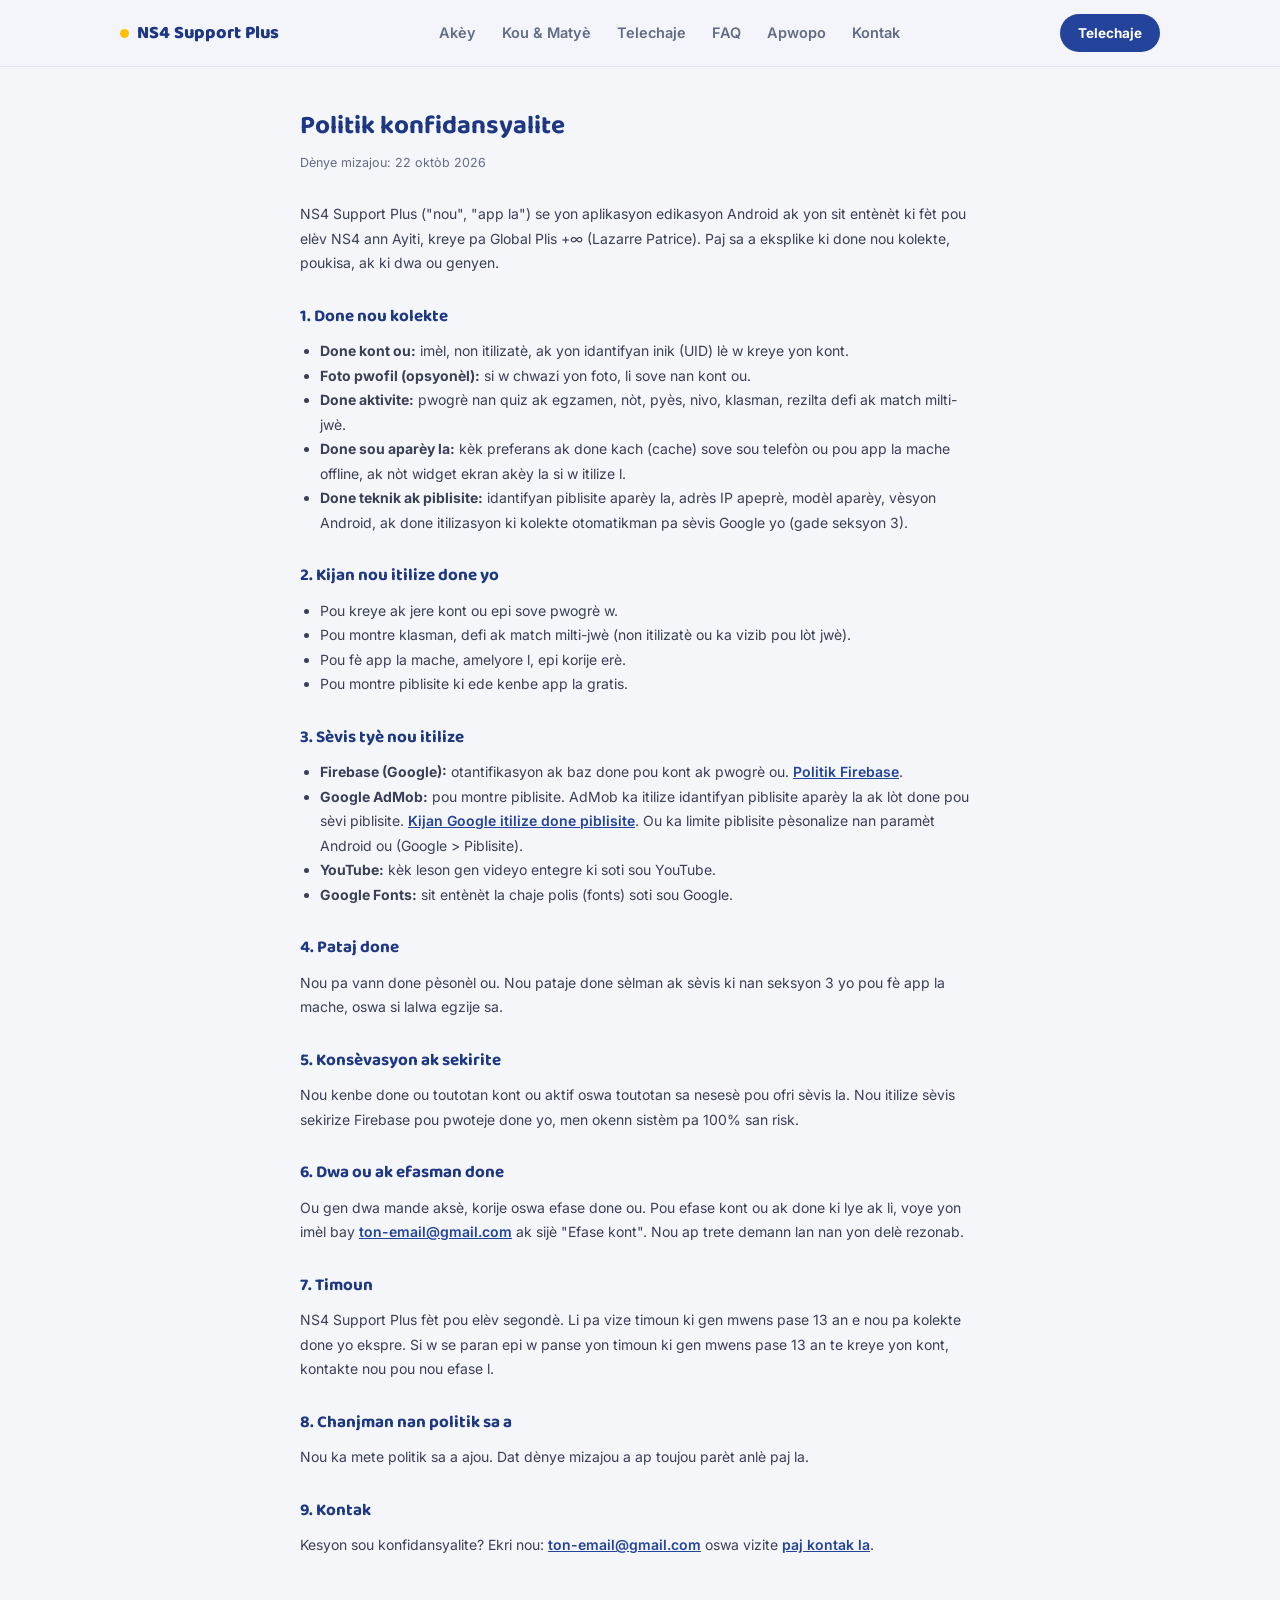
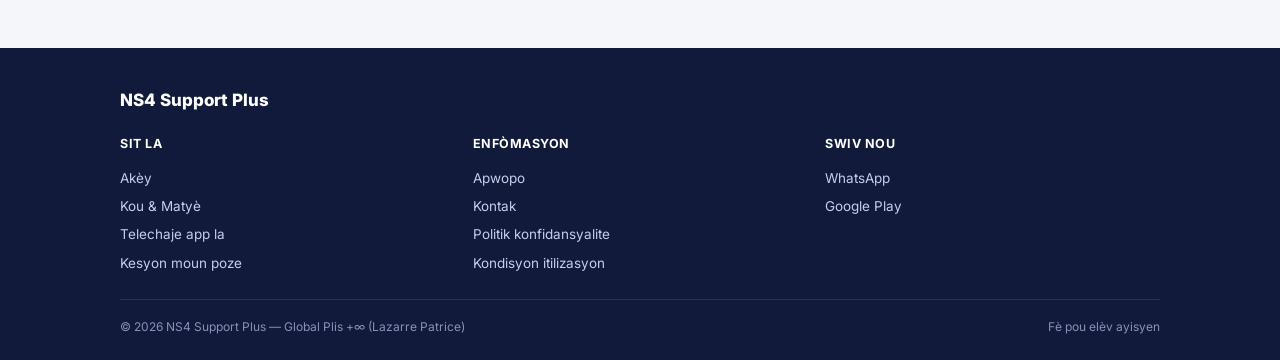
<file: privacy-policy.html>
<!DOCTYPE html>
<html lang="ht">
<head>
<meta charset="UTF-8">
<meta name="viewport" content="width=device-width, initial-scale=1">
<title>Politik konfidansyalite — NS4 Support Plus</title>
<meta name="description" content="Politik konfidansyalite NS4 Support Plus: ki done nou kolekte, kijan nou itilize yo, piblisite AdMob, ak dwa ou sou done w.">
<meta name="theme-color" content="#24439a">
<link rel="canonical" href="https://radot1530-ai.github.io/privacy-policy.html">
<meta name="robots" content="index, follow, max-image-preview:large">
<link rel="icon" href="favicon.svg" type="image/svg+xml">
<link rel="icon" href="icon-192.png" sizes="192x192" type="image/png">
<link rel="apple-touch-icon" href="apple-touch-icon.png">

<meta property="og:type" content="website">
<meta property="og:site_name" content="NS4 Support Plus">
<meta property="og:locale" content="ht_HT">
<meta property="og:title" content="Politik konfidansyalite — NS4 Support Plus">
<meta property="og:description" content="Politik konfidansyalite NS4 Support Plus: ki done nou kolekte, kijan nou itilize yo, piblisite AdMob, ak dwa ou sou done w.">
<meta property="og:url" content="https://radot1530-ai.github.io/privacy-policy.html">
<meta property="og:image" content="https://radot1530-ai.github.io/og-image.png">
<meta property="og:image:width" content="1200">
<meta property="og:image:height" content="630">
<meta name="twitter:card" content="summary_large_image">
<meta name="twitter:title" content="Politik konfidansyalite — NS4 Support Plus">
<meta name="twitter:description" content="Politik konfidansyalite NS4 Support Plus: ki done nou kolekte, kijan nou itilize yo, piblisite AdMob, ak dwa ou sou done w.">
<meta name="twitter:image" content="https://radot1530-ai.github.io/og-image.png">

<link rel="preconnect" href="https://fonts.googleapis.com">
<link rel="preconnect" href="https://fonts.gstatic.com" crossorigin>
<link href="https://fonts.googleapis.com/css2?family=Baloo+2:wght@600;700;800&family=Inter:wght@400;500;600;700&display=swap" rel="stylesheet">
<link rel="stylesheet" href="style.css">

</head>
<body>
<header class="site-nav">
  <div class="wrap">
    <a class="brand" href="index.html"><span class="dot"></span>NS4 Support Plus</a>
    <nav class="nav-links" aria-label="Meni prensipal"><a href="index.html">Akèy</a><a href="kou.html">Kou & Matyè</a><a href="telechaje.html">Telechaje</a><a href="faq.html">FAQ</a><a href="a-propos.html">Apwopo</a><a href="contact.html">Kontak</a></nav>
    <a class="nav-cta" href="telechaje.html">Telechaje</a>
    <button class="burger" aria-label="Louvri meni a" onclick="document.getElementById('mnav').classList.toggle('open')">☰</button>
  </div>
  <nav class="mnav" id="mnav" aria-label="Meni mobil"><a href="index.html">Akèy</a><a href="kou.html">Kou & Matyè</a><a href="telechaje.html">Telechaje</a><a href="faq.html">FAQ</a><a href="a-propos.html">Apwopo</a><a href="contact.html">Kontak</a></nav>
</header>
<main>
<article class="legal">
  <h1>Politik konfidansyalite</h1>
  <p class="updated">Dènye mizajou: 22 oktòb 2026</p>

  <p>NS4 Support Plus ("nou", "app la") se yon aplikasyon edikasyon Android ak yon sit entènèt ki fèt pou elèv NS4 ann Ayiti, kreye pa Global Plis +∞ (Lazarre Patrice). Paj sa a eksplike ki done nou kolekte, poukisa, ak ki dwa ou genyen.</p>

  <h2>1. Done nou kolekte</h2>
  <ul>
    <li><b>Done kont ou:</b> imèl, non itilizatè, ak yon idantifyan inik (UID) lè w kreye yon kont.</li>
    <li><b>Foto pwofil (opsyonèl):</b> si w chwazi yon foto, li sove nan kont ou.</li>
    <li><b>Done aktivite:</b> pwogrè nan quiz ak egzamen, nòt, pyès, nivo, klasman, rezilta defi ak match milti-jwè.</li>
    <li><b>Done sou aparèy la:</b> kèk preferans ak done kach (cache) sove sou telefòn ou pou app la mache offline, ak nòt widget ekran akèy la si w itilize l.</li>
    <li><b>Done teknik ak piblisite:</b> idantifyan piblisite aparèy la, adrès IP apeprè, modèl aparèy, vèsyon Android, ak done itilizasyon ki kolekte otomatikman pa sèvis Google yo (gade seksyon 3).</li>
  </ul>

  <h2>2. Kijan nou itilize done yo</h2>
  <ul>
    <li>Pou kreye ak jere kont ou epi sove pwogrè w.</li>
    <li>Pou montre klasman, defi ak match milti-jwè (non itilizatè ou ka vizib pou lòt jwè).</li>
    <li>Pou fè app la mache, amelyore l, epi korije erè.</li>
    <li>Pou montre piblisite ki ede kenbe app la gratis.</li>
  </ul>

  <h2>3. Sèvis tyè nou itilize</h2>
  <ul>
    <li><b>Firebase (Google):</b> otantifikasyon ak baz done pou kont ak pwogrè ou. <a href="https://firebase.google.com/support/privacy" rel="noopener">Politik Firebase</a>.</li>
    <li><b>Google AdMob:</b> pou montre piblisite. AdMob ka itilize idantifyan piblisite aparèy la ak lòt done pou sèvi piblisite. <a href="https://policies.google.com/technologies/ads" rel="noopener">Kijan Google itilize done piblisite</a>. Ou ka limite piblisite pèsonalize nan paramèt Android ou (Google &gt; Piblisite).</li>
    <li><b>YouTube:</b> kèk leson gen videyo entegre ki soti sou YouTube.</li>
    <li><b>Google Fonts:</b> sit entènèt la chaje polis (fonts) soti sou Google.</li>
  </ul>

  <h2>4. Pataj done</h2>
  <p>Nou pa vann done pèsonèl ou. Nou pataje done sèlman ak sèvis ki nan seksyon 3 yo pou fè app la mache, oswa si lalwa egzije sa.</p>

  <h2>5. Konsèvasyon ak sekirite</h2>
  <p>Nou kenbe done ou toutotan kont ou aktif oswa toutotan sa nesesè pou ofri sèvis la. Nou itilize sèvis sekirize Firebase pou pwoteje done yo, men okenn sistèm pa 100% san risk.</p>

  <h2>6. Dwa ou ak efasman done</h2>
  <p>Ou gen dwa mande aksè, korije oswa efase done ou. Pou efase kont ou ak done ki lye ak li, voye yon imèl bay <a href="mailto:ton-email@gmail.com">ton-email@gmail.com</a> ak sijè "Efase kont". Nou ap trete demann lan nan yon delè rezonab.</p>

  <h2>7. Timoun</h2>
  <p>NS4 Support Plus fèt pou elèv segondè. Li pa vize timoun ki gen mwens pase 13 an e nou pa kolekte done yo ekspre. Si w se paran epi w panse yon timoun ki gen mwens pase 13 an te kreye yon kont, kontakte nou pou nou efase l.</p>

  <h2>8. Chanjman nan politik sa a</h2>
  <p>Nou ka mete politik sa a ajou. Dat dènye mizajou a ap toujou parèt anlè paj la.</p>

  <h2>9. Kontak</h2>
  <p>Kesyon sou konfidansyalite? Ekri nou: <a href="mailto:ton-email@gmail.com">ton-email@gmail.com</a> oswa vizite <a href="contact.html">paj kontak la</a>.</p>
</article>
</main>
<footer>
  <div class="wrap">
    <div class="fbrand">NS4 Support Plus</div>
    <div class="fcols">
      <div><h5>Sit la</h5><a href="index.html">Akèy</a><a href="kou.html">Kou &amp; Matyè</a><a href="telechaje.html">Telechaje app la</a><a href="faq.html">Kesyon moun poze</a></div>
      <div><h5>Enfòmasyon</h5><a href="a-propos.html">Apwopo</a><a href="contact.html">Kontak</a><a href="privacy-policy.html">Politik konfidansyalite</a><a href="conditions-utilisation.html">Kondisyon itilizasyon</a></div>
      <div><h5>Swiv nou</h5><a href="https://wa.me/509XXXXXXXX" rel="noopener">WhatsApp</a><a href="https://play.google.com/store/apps/details?id=com.ns4.quiz" rel="noopener">Google Play</a></div>
    </div>
    <div class="bottom"><span>© 2026 NS4 Support Plus — Global Plis +∞ (Lazarre Patrice)</span><span>Fè pou elèv ayisyen</span></div>
  </div>
</footer>
</body>
</html>
</file>
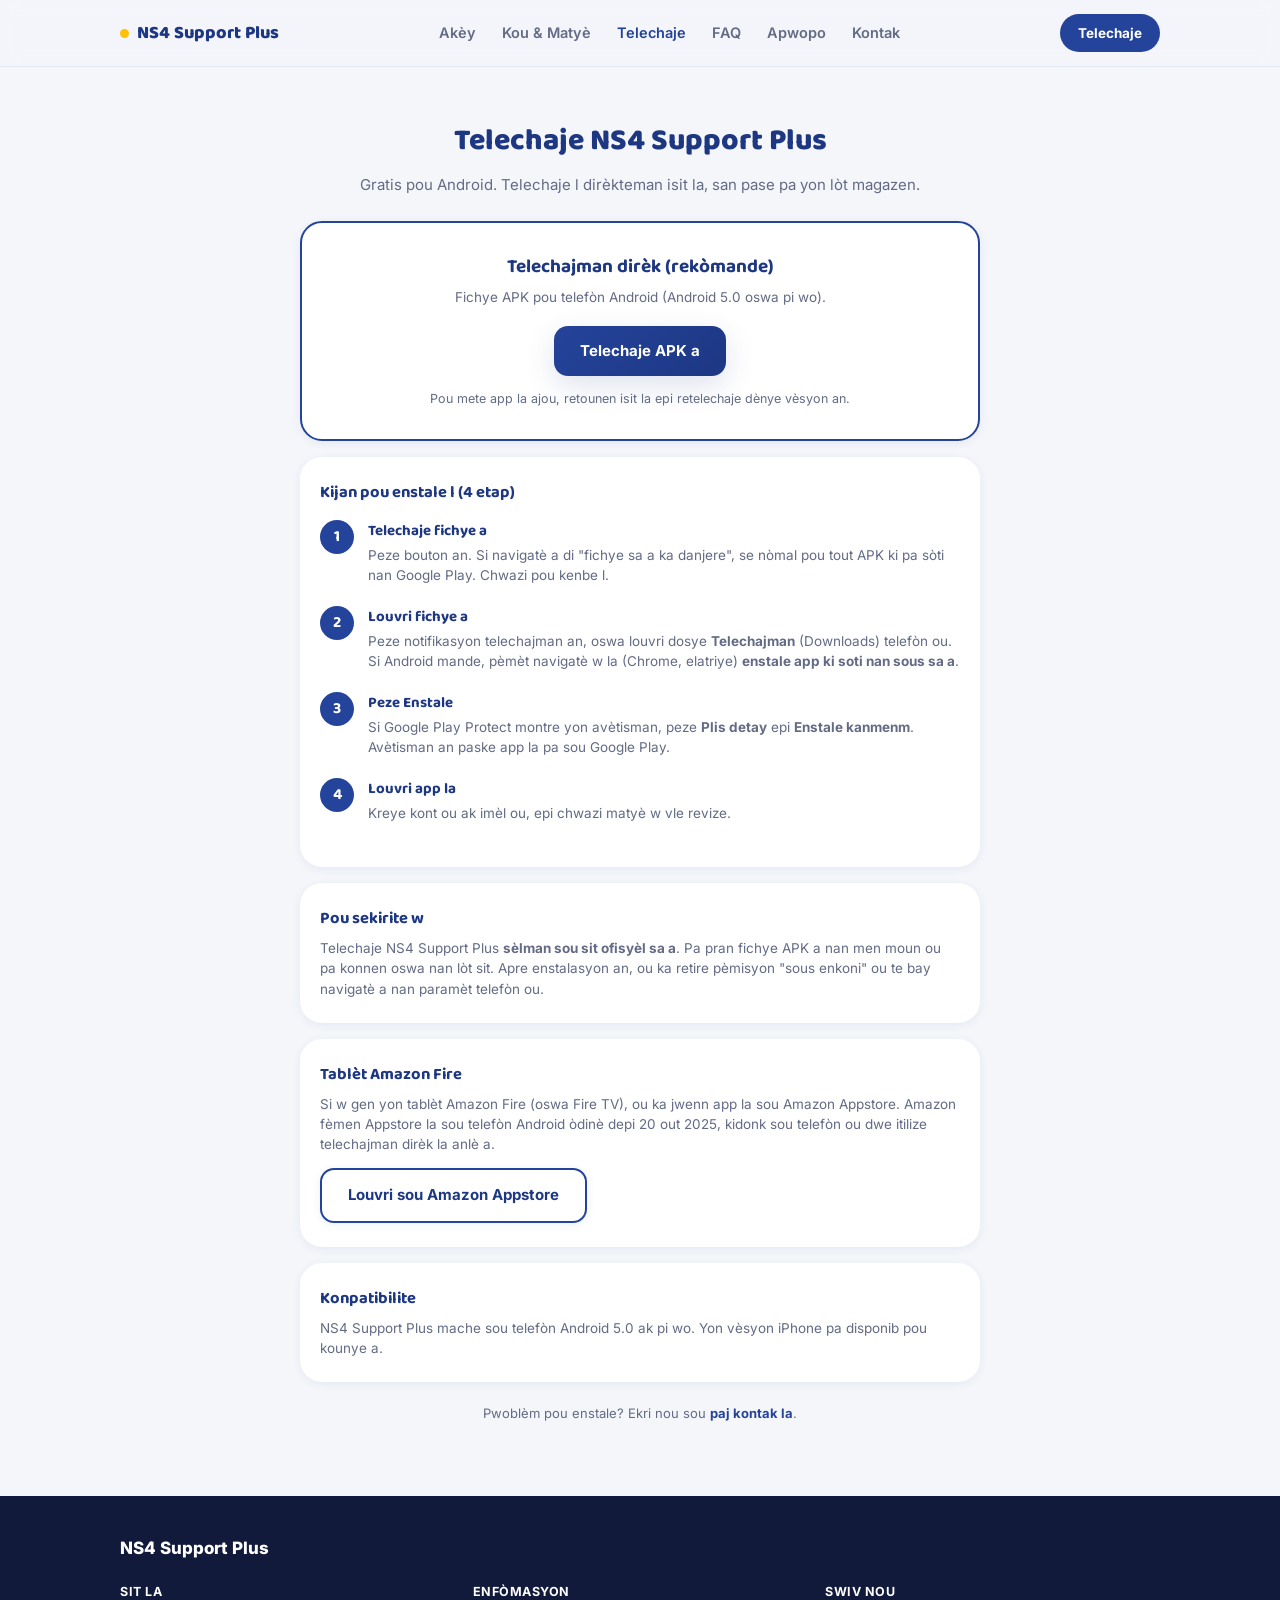
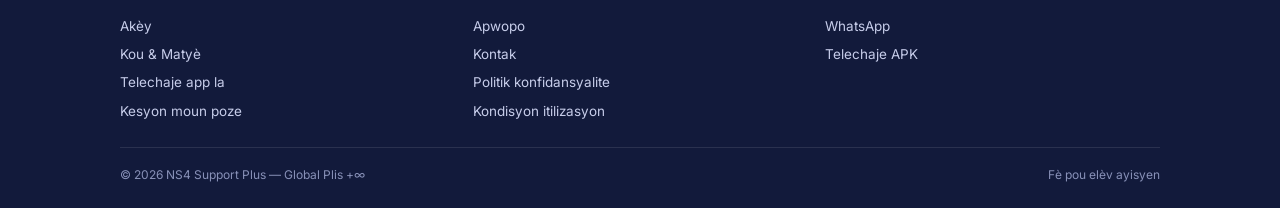
<file: telechaje.html>
<!DOCTYPE html>
<html lang="ht">
<head>
<meta charset="UTF-8">
<meta name="viewport" content="width=device-width, initial-scale=1">
<title>Telechaje NS4 Support Plus — APK Android gratis</title>
<meta name="description" content="Telechaje NS4 Support Plus gratis dirèkteman sou sit ofisyèl la (APK Android). Quiz, nòt, fòmil, ansyen egzamen ak korije pou prepare egzamen NS4 la.">
<meta name="theme-color" content="#24439a">
<link rel="canonical" href="https://ns4supportplus.onrender.com/telechaje.html">
<meta name="robots" content="index, follow, max-image-preview:large">
<link rel="icon" href="favicon.svg" type="image/svg+xml">
<link rel="icon" href="icon-192.png" sizes="192x192" type="image/png">
<link rel="apple-touch-icon" href="apple-touch-icon.png">

<meta property="og:type" content="website">
<meta property="og:site_name" content="NS4 Support Plus">
<meta property="og:locale" content="ht_HT">
<meta property="og:title" content="Telechaje NS4 Support Plus — APK Android gratis">
<meta property="og:description" content="Telechaje NS4 Support Plus gratis dirèkteman sou sit ofisyèl la (APK Android). Quiz, nòt, fòmil, ansyen egzamen ak korije pou prepare egzamen NS4 la.">
<meta property="og:url" content="https://ns4supportplus.onrender.com/telechaje.html">
<meta property="og:image" content="https://ns4supportplus.onrender.com/og-image.png">
<meta property="og:image:width" content="1200">
<meta property="og:image:height" content="630">
<meta name="twitter:card" content="summary_large_image">
<meta name="twitter:title" content="Telechaje NS4 Support Plus — APK Android gratis">
<meta name="twitter:description" content="Telechaje NS4 Support Plus gratis dirèkteman sou sit ofisyèl la (APK Android). Quiz, nòt, fòmil, ansyen egzamen ak korije pou prepare egzamen NS4 la.">
<meta name="twitter:image" content="https://ns4supportplus.onrender.com/og-image.png">

<link rel="preconnect" href="https://fonts.googleapis.com">
<link rel="preconnect" href="https://fonts.gstatic.com" crossorigin>
<link href="https://fonts.googleapis.com/css2?family=Baloo+2:wght@600;700;800&family=Inter:wght@400;500;600;700&display=swap" rel="stylesheet">
<link rel="stylesheet" href="style.css">
</head>
<body>
<header class="site-nav">
  <div class="wrap">
    <a class="brand" href="index.html"><span class="dot"></span>NS4 Support Plus</a>
    <nav class="nav-links" aria-label="Meni prensipal"><a href="index.html">Akèy</a><a href="kou.html">Kou &amp; Matyè</a><a href="telechaje.html" style="color:var(--primary)">Telechaje</a><a href="faq.html">FAQ</a><a href="a-propos.html">Apwopo</a><a href="contact.html">Kontak</a></nav>
    <a class="nav-cta" href="telechaje.html">Telechaje</a>
    <button class="burger" aria-label="Louvri meni a" onclick="document.getElementById('mnav').classList.toggle('open')">☰</button>
  </div>
  <nav class="mnav" id="mnav" aria-label="Meni mobil"><a href="index.html">Akèy</a><a href="kou.html">Kou &amp; Matyè</a><a href="telechaje.html">Telechaje</a><a href="faq.html">FAQ</a><a href="a-propos.html">Apwopo</a><a href="contact.html">Kontak</a></nav>
</header>

<main>
<section>
  <div class="wrap" style="max-width:720px">
    <div class="section-head" style="margin-bottom:24px">
      <h1 style="font-size:30px;color:var(--primary-dark);font-weight:800">Telechaje NS4 Support Plus</h1>
      <p>Gratis pou Android. Telechaje l dirèkteman isit la, san pase pa yon lòt magazen.</p>
    </div>

    <!-- OPSYON PRENSIPAL: telechajman dirèk -->
    <div class="card" style="text-align:center;padding:30px 22px;margin-bottom:16px;border:2px solid var(--primary)">
      <h3 style="font-size:19px;margin-bottom:6px">Telechajman dirèk (rekòmande)</h3>
      <p style="margin-bottom:18px">Fichye APK pou telefòn Android (Android 5.0 oswa pi wo).</p>
      <a class="btn btn-primary" href="base.apk" download="NS4-Support-Plus.apk">Telechaje APK a</a>
      <p style="margin-top:14px;font-size:12.5px">Pou mete app la ajou, retounen isit la epi retelechaje dènye vèsyon an.</p>
    </div>

    <div class="card" style="margin-bottom:16px">
      <h3>Kijan pou enstale l (4 etap)</h3>
      <div class="steps" style="margin-top:14px">
        <div class="step"><div class="n"></div><div><h4>Telechaje fichye a</h4><p>Peze bouton an. Si navigatè a di "fichye sa a ka danjere", se nòmal pou tout APK ki pa sòti nan Google Play. Chwazi pou kenbe l.</p></div></div>
        <div class="step"><div class="n"></div><div><h4>Louvri fichye a</h4><p>Peze notifikasyon telechajman an, oswa louvri dosye <b>Telechajman</b> (Downloads) telefòn ou. Si Android mande, pèmèt navigatè w la (Chrome, elatriye) <b>enstale app ki soti nan sous sa a</b>.</p></div></div>
        <div class="step"><div class="n"></div><div><h4>Peze Enstale</h4><p>Si Google Play Protect montre yon avètisman, peze <b>Plis detay</b> epi <b>Enstale kanmenm</b>. Avètisman an paske app la pa sou Google Play.</p></div></div>
        <div class="step"><div class="n"></div><div><h4>Louvri app la</h4><p>Kreye kont ou ak imèl ou, epi chwazi matyè w vle revize.</p></div></div>
      </div>
    </div>

    <div class="card" style="margin-bottom:16px">
      <h3>Pou sekirite w</h3>
      <p>Telechaje NS4 Support Plus <b>sèlman sou sit ofisyèl sa a</b>. Pa pran fichye APK a nan men moun ou pa konnen oswa nan lòt sit. Apre enstalasyon an, ou ka retire pèmisyon "sous enkoni" ou te bay navigatè a nan paramèt telefòn ou.</p>
    </div>

    <!-- AMAZON: sèlman pou tablèt Fire -->
    <div class="card" style="margin-bottom:16px">
      <h3>Tablèt Amazon Fire</h3>
      <p style="margin-bottom:14px">Si w gen yon tablèt Amazon Fire (oswa Fire TV), ou ka jwenn app la sou Amazon Appstore. Amazon fèmen Appstore la sou telefòn Android òdinè depi 20 out 2025, kidonk sou telefòn ou dwe itilize telechajman dirèk la anlè a.</p>
      <a class="btn btn-ghost" href="https://www.amazon.com/gp/mas/dl/android?p=com.ns4.quiz" rel="noopener" style="border:2px solid var(--primary)">Louvri sou Amazon Appstore</a>
    </div>

    <!-- GOOGLE PLAY: retire komantè a lè app la pibliye sou Play Store
    <div class="card" style="margin-bottom:16px;text-align:center">
      <h3>Google Play</h3>
      <a class="btn btn-ghost" href="https://play.google.com/store/apps/details?id=com.ns4.quiz" rel="noopener">Louvri nan Google Play</a>
    </div>
    -->

    <div class="card">
      <h3>Konpatibilite</h3>
      <p>NS4 Support Plus mache sou telefòn Android 5.0 ak pi wo. Yon vèsyon iPhone pa disponib pou kounye a.</p>
    </div>

    <p class="muted" style="text-align:center;margin-top:22px;font-size:13px">Pwoblèm pou enstale? Ekri nou sou <a href="contact.html" style="color:var(--primary);font-weight:700">paj kontak la</a>.</p>
  </div>
</section>
</main>

<footer>
  <div class="wrap">
    <div class="fbrand">NS4 Support Plus</div>
    <div class="fcols">
      <div><h5>Sit la</h5><a href="index.html">Akèy</a><a href="kou.html">Kou &amp; Matyè</a><a href="telechaje.html">Telechaje app la</a><a href="faq.html">Kesyon moun poze</a></div>
      <div><h5>Enfòmasyon</h5><a href="a-propos.html">Apwopo</a><a href="contact.html">Kontak</a><a href="privacy-policy.html">Politik konfidansyalite</a><a href="conditions-utilisation.html">Kondisyon itilizasyon</a></div>
      <div><h5>Swiv nou</h5><a href="https://wa.me/509XXXXXXXX" rel="noopener">WhatsApp</a><a href="base.apk" download="NS4-Support-Plus.apk">Telechaje APK</a></div>
    </div>
    <div class="bottom"><span>© 2026 NS4 Support Plus — Global Plis +∞ </span><span>Fè pou elèv ayisyen</span></div>
  </div>
</footer>
</body>
</html>
</file>
<file: style.css>
/* ===========================================================
   NS4 SUPPORT PLUS — Sit ofisyèl
   Menm idantite ak app la: Baloo 2 (tit) + Inter (tèks),
   ble #24439a, lò #ffc107, fon #f4f6fa.
   =========================================================== */
:root{
  --primary:#24439a; --primary-dark:#1d3783;
  --primary-gradient:linear-gradient(135deg,#24439a 0%,#1d3783 100%);
  --page-bg:#f4f6fa; --white:#fff; --text:#1a1a2e; --muted:#636b85;
  --gold:#ffc107; --green:#12d51c;
  --shadow-sm:0 2px 10px rgba(29,55,131,.07);
  --shadow-md:0 10px 30px rgba(29,55,131,.14);
  --radius-lg:22px; --radius-md:14px;
  --maxw:1080px;
}
*{box-sizing:border-box;margin:0;padding:0;}
html{scroll-behavior:smooth;}
body{font-family:"Inter",system-ui,sans-serif;background:var(--page-bg);color:var(--text);line-height:1.5;-webkit-tap-highlight-color:transparent;}
h1,h2,h3,.brand{font-family:"Baloo 2",sans-serif;}
img{max-width:100%;display:block;}
a{color:inherit;text-decoration:none;}
.wrap{max-width:var(--maxw);margin:0 auto;padding:0 20px;}
.muted{color:var(--muted);}

/* ---------- NAV ---------- */
.site-nav{position:sticky;top:0;z-index:50;background:rgba(244,246,250,.9);backdrop-filter:blur(8px);border-bottom:1px solid rgba(29,55,131,.08);}
.site-nav .wrap{display:flex;align-items:center;justify-content:space-between;padding:14px 20px;}
.brand{font-weight:800;font-size:18px;color:var(--primary-dark);display:flex;align-items:center;gap:8px;}
.brand .dot{width:9px;height:9px;border-radius:50%;background:var(--gold);}
.nav-links{display:none;gap:26px;font-size:14.5px;font-weight:600;color:var(--muted);}
.nav-links a:hover{color:var(--primary);}
.nav-cta{background:var(--primary);color:#fff;padding:9px 18px;border-radius:30px;font-weight:700;font-size:13.5px;}
.burger{display:block;background:none;border:0;font-size:22px;color:var(--primary-dark);cursor:pointer;}
@media(min-width:760px){.nav-links{display:flex;}.burger{display:none;}}
.mnav{display:none;flex-direction:column;gap:2px;padding:6px 20px 16px;}
.mnav.open{display:flex;}
.mnav a{padding:10px 4px;font-weight:600;color:var(--text);border-bottom:1px solid rgba(29,55,131,.06);}

/* ---------- HERO ---------- */
.hero{padding:54px 0 36px;}
.hero .wrap{display:flex;flex-direction:column;gap:30px;align-items:center;text-align:center;}
.eyebrow{display:inline-flex;align-items:center;gap:7px;background:#eef2fb;color:var(--primary-dark);font-weight:700;font-size:13px;padding:7px 14px;border-radius:30px;margin-bottom:18px;}
.hero h1{font-size:34px;line-height:1.18;color:var(--primary-dark);font-weight:800;max-width:620px;}
.hero h1 .accent{color:var(--gold);-webkit-text-stroke:0;}
.hero p.lead{margin-top:14px;font-size:16.5px;color:var(--muted);max-width:480px;}
.hero-ctas{display:flex;gap:12px;margin-top:22px;flex-wrap:wrap;justify-content:center;}
.btn{display:inline-flex;align-items:center;gap:8px;padding:14px 26px;border-radius:14px;font-weight:700;font-size:15px;border:0;cursor:pointer;}
.btn-primary{background:var(--primary-gradient);color:#fff;box-shadow:var(--shadow-md);}
.btn-ghost{background:#fff;color:var(--primary-dark);box-shadow:var(--shadow-sm);}
.hero-stats{display:flex;gap:28px;margin-top:30px;flex-wrap:wrap;justify-content:center;}
.hero-stats div{text-align:center;}
.hero-stats b{display:block;font-family:"Baloo 2",sans-serif;font-size:22px;color:var(--primary-dark);}
.hero-stats span{font-size:12px;color:var(--muted);font-weight:600;}

/* phone mockup */
.phone{width:230px;background:#0e1430;border-radius:34px;padding:10px;box-shadow:var(--shadow-md);}
.phone .screen{background:var(--primary-gradient);border-radius:24px;padding:18px 14px;color:#fff;min-height:330px;}
.phone .pill{background:rgba(255,255,255,.18);display:inline-block;padding:4px 10px;border-radius:20px;font-size:10px;font-weight:700;margin-bottom:10px;}
.phone .q{background:rgba(255,255,255,.1);border-radius:14px;padding:12px;font-size:12.5px;font-weight:600;margin-bottom:10px;line-height:1.4;}
.phone .opt{background:#fff;color:var(--primary-dark);border-radius:10px;padding:9px 10px;font-size:11.5px;font-weight:700;margin-bottom:7px;}
.phone .opt.ok{background:var(--green);color:#fff;}

/* ---------- SECTIONS ---------- */
section{padding:52px 0;}
.section-head{text-align:center;max-width:560px;margin:0 auto 34px;}
.section-head h2{font-size:26px;color:var(--primary-dark);font-weight:800;}
.section-head p{margin-top:10px;color:var(--muted);font-size:15px;}

.grid{display:grid;gap:16px;grid-template-columns:1fr;}
@media(min-width:640px){.grid.cols-2{grid-template-columns:1fr 1fr;}.grid.cols-4{grid-template-columns:repeat(4,1fr);}}
.card{background:#fff;border-radius:var(--radius-lg);padding:24px 20px;box-shadow:var(--shadow-sm);}
.card .ic{font-size:28px;margin-bottom:12px;}
.card h3{font-family:"Baloo 2",sans-serif;font-size:16.5px;margin-bottom:6px;color:var(--primary-dark);}
.card p{font-size:13.5px;color:var(--muted);}

.band{background:var(--primary-gradient);color:#fff;border-radius:var(--radius-lg);padding:38px 28px;text-align:center;}
.band h2{font-size:22px;margin-bottom:10px;}
.band p{opacity:.9;max-width:460px;margin:0 auto 20px;font-size:14.5px;}

.subject-pill{background:#fff;border-radius:16px;padding:16px 14px;box-shadow:var(--shadow-sm);display:flex;align-items:center;gap:10px;font-weight:700;font-size:13.5px;color:var(--primary-dark);}
.subject-pill .e{font-size:20px;}

.faq-item{background:#fff;border-radius:16px;box-shadow:var(--shadow-sm);padding:18px 20px;margin-bottom:12px;}
.faq-item summary{font-weight:700;font-size:14.5px;cursor:pointer;color:var(--primary-dark);list-style:none;display:flex;justify-content:space-between;gap:10px;}
.faq-item summary::-webkit-details-marker{display:none;}
.faq-item summary::after{content:"+";font-size:18px;color:var(--gold);flex-shrink:0;}
.faq-item[open] summary::after{content:"–";}
.faq-item p{margin-top:12px;font-size:13.5px;color:var(--muted);line-height:1.6;}

.steps{counter-reset:s;}
.step{display:flex;gap:14px;margin-bottom:20px;}
.step .n{counter-increment:s;flex-shrink:0;width:34px;height:34px;border-radius:50%;background:var(--primary);color:#fff;font-family:"Baloo 2",sans-serif;font-weight:700;display:flex;align-items:center;justify-content:center;}
.step .n::before{content:counter(s);}
.step h4{font-family:"Baloo 2",sans-serif;font-size:15px;color:var(--primary-dark);margin-bottom:3px;}
.step p{font-size:13.5px;color:var(--muted);}

.contact-card{background:#fff;border-radius:16px;padding:18px 20px;box-shadow:var(--shadow-sm);display:flex;align-items:center;gap:14px;margin-bottom:12px;}
.contact-card .ic{width:42px;height:42px;border-radius:12px;background:#eef2fb;display:flex;align-items:center;justify-content:center;font-size:20px;flex-shrink:0;}
.contact-card b{display:block;font-size:14px;color:var(--primary-dark);}
.contact-card span{font-size:13px;color:var(--muted);}

.legal{max-width:720px;margin:0 auto;padding:40px 20px 70px;}
.legal h1{font-size:26px;color:var(--primary-dark);margin-bottom:6px;}
.legal .updated{font-size:12.5px;color:var(--muted);margin-bottom:28px;}
.legal h2{font-family:"Baloo 2",sans-serif;font-size:17px;color:var(--primary-dark);margin:28px 0 10px;}
.legal p,.legal li{font-size:14px;color:#3a3f55;line-height:1.75;}
.legal ul{padding-left:20px;margin:8px 0;}
.legal a{color:var(--primary);font-weight:600;text-decoration:underline;}

/* ---------- FOOTER ---------- */
footer{background:#121a3b;color:#c7cdea;padding:40px 0 24px;margin-top:20px;}
footer .wrap{display:flex;flex-direction:column;gap:22px;}
footer .fbrand{color:#fff;font-size:17px;font-weight:800;}
footer .fcols{display:grid;grid-template-columns:1fr;gap:18px;}
@media(min-width:640px){footer .fcols{grid-template-columns:repeat(3,1fr);}}
footer h5{color:#fff;font-size:12.5px;text-transform:uppercase;letter-spacing:.04em;margin-bottom:10px;}
footer a{display:block;font-size:13.5px;padding:4px 0;color:#c7cdea;}
footer a:hover{color:#fff;}
footer .bottom{border-top:1px solid rgba(255,255,255,.1);padding-top:18px;font-size:12px;color:#8891b8;display:flex;justify-content:space-between;flex-wrap:wrap;gap:8px;}

@media(min-width:760px){
  .hero .wrap{flex-direction:row;text-align:left;justify-content:space-between;}
  .hero h1,.hero p.lead{margin-left:0;}
  .hero-ctas,.hero-stats{justify-content:flex-start;}
}
</file>
